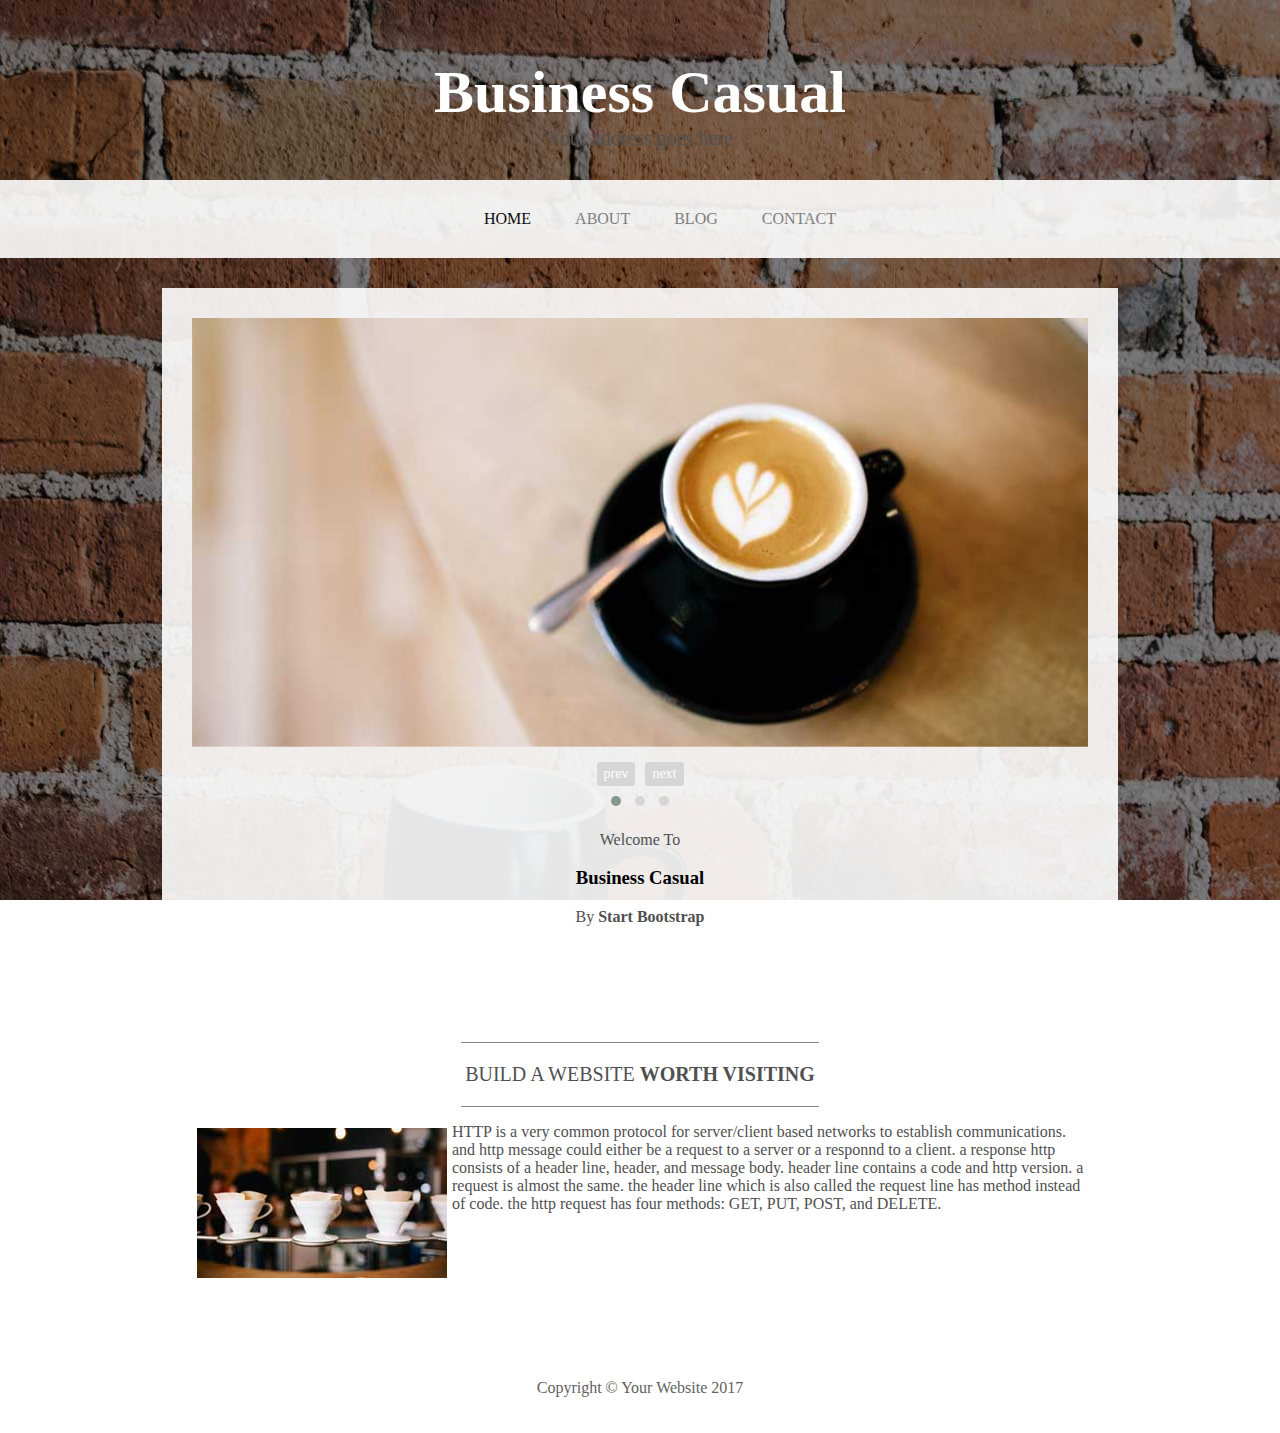
<file: index.html>
<!DOCTYPE html>
<html lang="en">
	<head>
		<title>Business Casual</title>
		<meta name="author" content="Amirmohammad Jalili">
		<meta name="viewport" content="width=device-width, scale = 1">
		<link rel="stylesheet" href="https://cdnjs.cloudflare.com/ajax/libs/font-awesome/4.7.0/css/font-awesome.min.css">
		<link rel="stylesheet" href="OwlCarousel2-2.2.1/dist/assets/owl.carousel.min.css">
		<link rel="stylesheet" href="OwlCarousel2-2.2.1/dist/assets/owl.theme.default.min.css">
		<link rel="stylesheet" href="css/style.css">
		<script src="https://ajax.googleapis.com/ajax/libs/jquery/3.2.1/jquery.min.js"></script>
		<script src="OwlCarousel2-2.2.1/dist/owl.carousel.min.js"></script>
		<script src="script/jq.js"></script>
	</head>
	<body>
		<header>
			<br>
			<h1>Business Casual</h1>
			<p> Your address goes here</p>
		</header>
		<nav>
			<a href="index.html"><span> Business Casual</span></a>
			<ul>
				<li><a style="color:black" href="index.html">HOME</a></li>
				<li><a href="about.html">ABOUT</a></li>
				<li><a href="blog.html">BLOG</a></li>
				<li><a href="contact.html">CONTACT</a></li>
			</ul>
			<button type="button" id="menu-button"><i class="fa fa-list-ul"></i></button>
		</nav>
		<div id="menu-panel">
			<ul>
				<a style="color:black" href="index.html"><li>HOME</li></a>
				<a href="about.html"><li>ABOUT</li></a>
				<a href="blog.html"><li>BLOG</li></a>
				<a href="contact.html"><li>CONTACT</li></a>
			</ul>
		</div>
		<div class="cont" id="carousel">
			<div class="owl-carousel owl-theme">
				<img src="img/slide-1.jpg"></img>
				<img src="img/slide-2.jpg"></img>
				<img src="img/slide-3.jpg"></img>
			</div>
			<p> Welcome To</p>
			<h3> Business Casual</h3>
			<p> By <strong> Start Bootstrap</strong></p>
		</div>		
		<div class="cont">
			<div class="title">
				<hr>
				<p>BUILD A WEBSITE <strong>WORTH VISITING</strong></p>
				<hr>
			</div>
			<p><img src="img/intro-pic.jpg" alt="image not found" align="left" style="margin:5px"></img> HTTP is a very common protocol for server/client based networks to 
			establish communications. and http message could either be a request to a server or a responnd to a client. a response http consists of a header line, header, and message body. header line contains a code and http version. a request is almost the same. the header line which is also called the request line has method instead of code. the http request has four methods: GET, PUT, POST, and DELETE. 
			</p>
		</div>
		<footer>
			<p>Copyright &#169 Your Website 2017</p>
		</footer>
	</body>
</html>
</file>
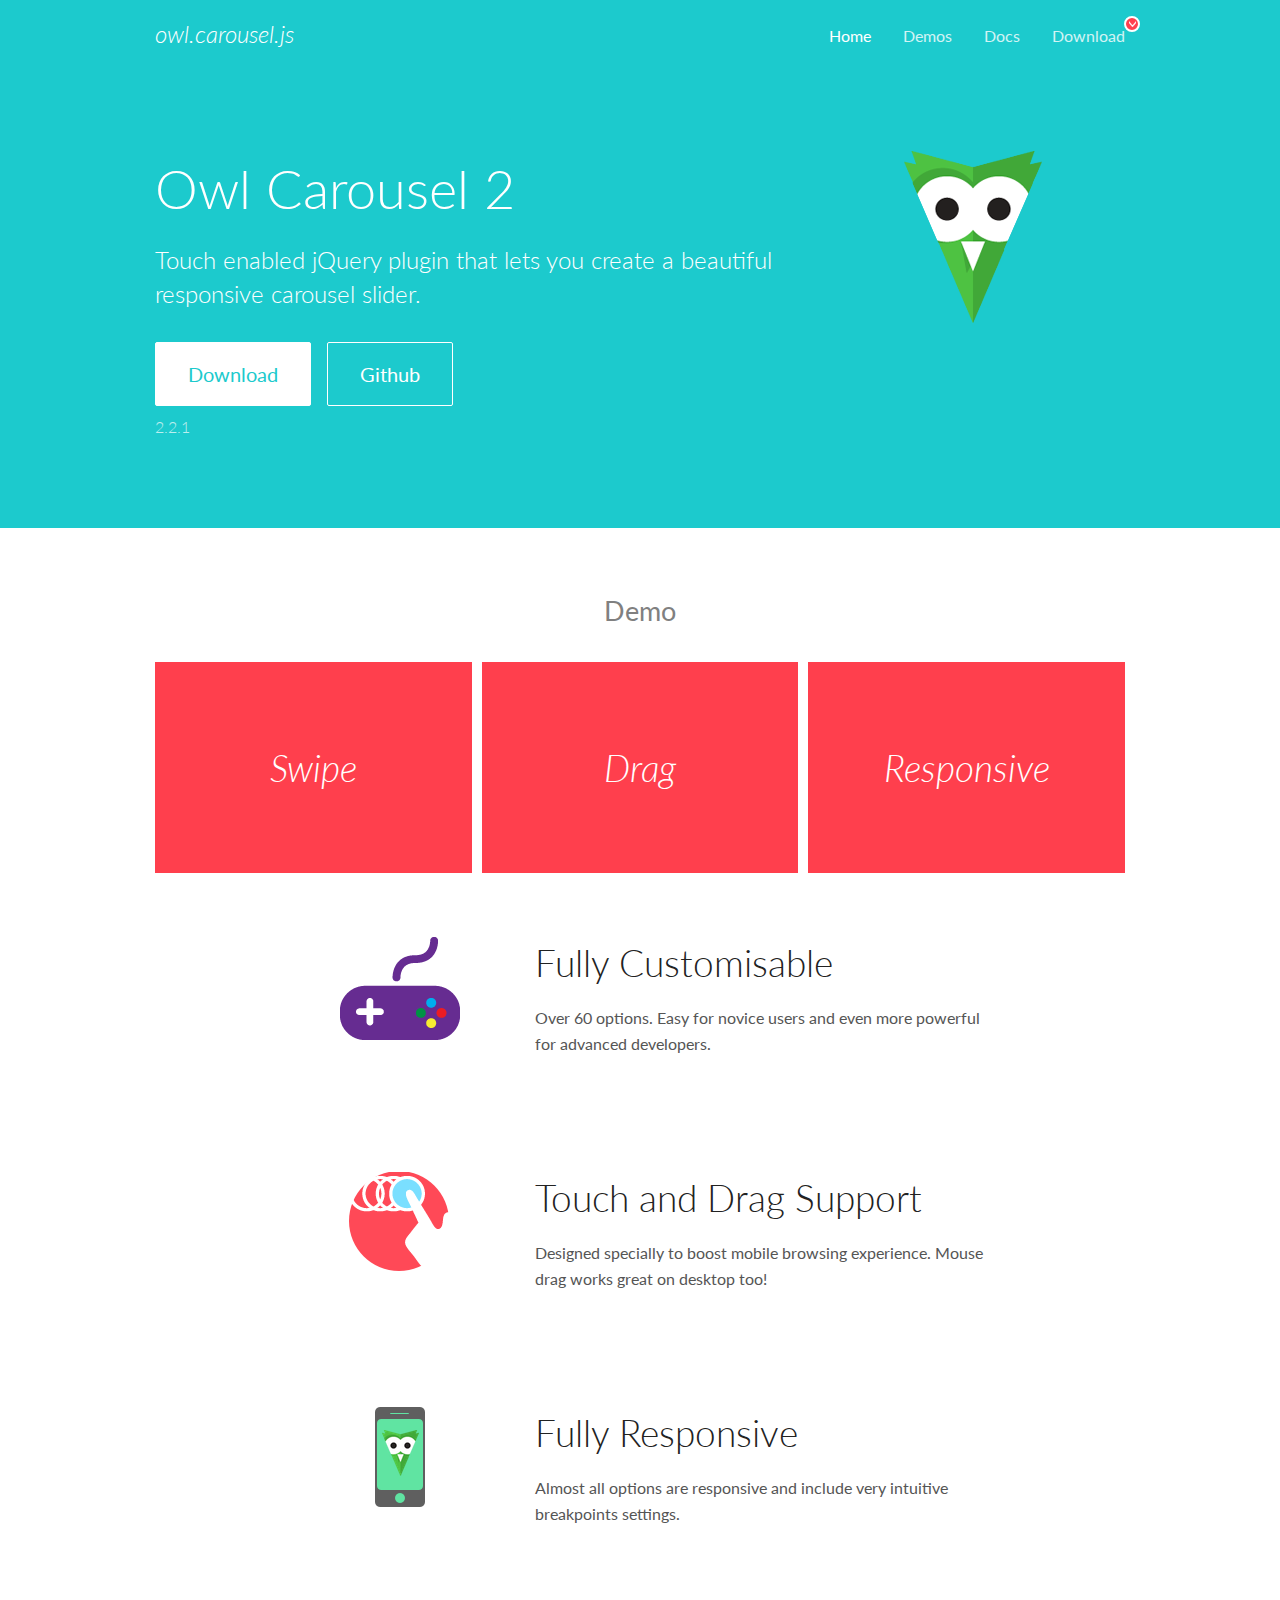
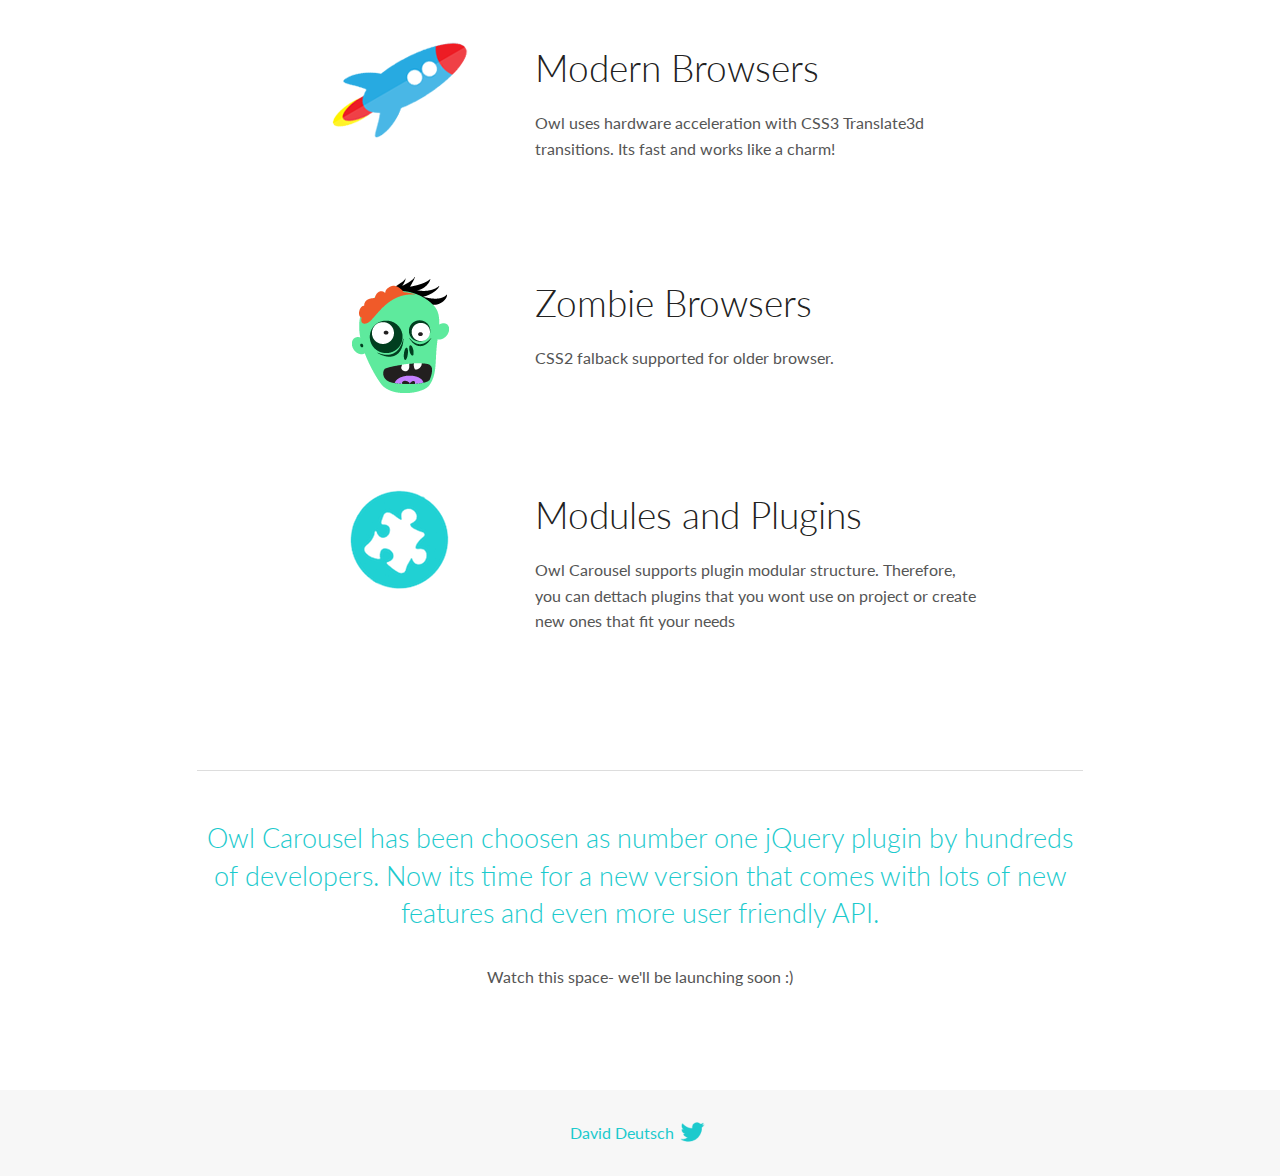
<file: OwlCarousel2-2.2.1/docs/index.html>
<!DOCTYPE html>
<html lang="en">
  <head>

    <!-- head -->
    <meta charset="utf-8">
    <meta name="msapplication-tap-highlight" content="no" />
    <meta name="viewport" content="width=device-width, initial-scale=1.0" />
    <meta name="description" content="Touch enabled jQuery plugin that lets you create beautiful responsive carousel slider.">
    <meta name="author" content="David Deutsch">
    <title>
      Home | Owl Carousel | 2.2.1
    </title>

    <!-- Stylesheets -->
    <link href='https://fonts.googleapis.com/css?family=Lato:300,400,700,400italic,300italic' rel='stylesheet' type='text/css'>
    <link rel="stylesheet" href="assets/css/docs.theme.min.css">

    <!-- Owl Stylesheets -->
    <link rel="stylesheet" href="assets/owlcarousel/assets/owl.carousel.min.css">
    <link rel="stylesheet" href="assets/owlcarousel/assets/owl.theme.default.min.css">

    <!-- HTML5 shim and Respond.js IE8 support of HTML5 elements and media queries -->

    <!--[if lt IE 9]>
      <script src="https://oss.maxcdn.com/libs/html5shiv/3.7.0/html5shiv.js"></script>
      <script src="https://oss.maxcdn.com/libs/respond.js/1.3.0/respond.min.js"></script>
    <![endif]-->

    <!-- Favicons -->
    <link rel="apple-touch-icon-precomposed" sizes="144x144" href="assets/ico/apple-touch-icon-144-precomposed.png">
    <link rel="shortcut icon" href="assets/ico/favicon.png">
    <link rel="shortcut icon" href="favicon.ico">

    <!-- Yeah i know js should not be in header. Its required for demos.-->

    <!-- javascript -->
    <script src="assets/vendors/jquery.min.js"></script>
    <script src="assets/owlcarousel/owl.carousel.js"></script>
  </head>
  <body>

    <!-- header -->
    <header class="header">
      <div class="row">
        <div class="large-12 columns">
          <div class="brand left">
            <h3>
              <a href="/OwlCarousel2/">owl.carousel.js</a> 
            </h3>
          </div>
          <a id="toggle-nav" class="right">
            <span></span> <span></span> <span></span> 
          </a> 
          <div class="nav-bar">
            <ul class="clearfix">
              <li class="active">
                <a href="/OwlCarousel2/index.html">Home</a> 
              </li>
              <li> <a href="/OwlCarousel2/demos/demos.html">Demos</a>  </li>
              <li> <a href="/OwlCarousel2/docs/started-welcome.html">Docs</a>  </li>
              <li>
                <a href="https://github.com/OwlCarousel2/OwlCarousel2/archive/2.2.1.zip">Download</a> 
                <span class="download"></span> 
              </li>
            </ul>
          </div>
        </div>
      </div>
    </header>

    <!-- home panel -->
    <section id="hero">
      <div class="row">
        <div class="large-8 medium-8 columns">
          <h1>Owl Carousel 2</h1>
          <h4>Touch enabled jQuery plugin that lets you create a beautiful responsive carousel slider.</h4>
          <a href="https://github.com/OwlCarousel2/OwlCarousel2/archive/2.2.1.zip" class="hero-button">Download</a> 
          <a href="https://github.com/OwlCarousel2/OwlCarousel2" class="hero-button outline">Github</a> 
          <p>2.2.1</p>
        </div>
        <div class="large-4 medium-4 columns">
          <img class="owl-logo" src="assets/img/owl-logo.png" alt="mr. Owl">
        </div>
      </div>
    </section>

    <!-- body -->
    <div class="home-demo">
      <div class="row">
        <div class="large-12 columns">
          <h3>Demo</h3>
          <div class="owl-carousel">
            <div class="item">
              <h2>Swipe</h2>
            </div>
            <div class="item">
              <h2>Drag</h2>
            </div>
            <div class="item">
              <h2>Responsive</h2>
            </div>
            <div class="item">
              <h2>CSS3</h2>
            </div>
            <div class="item">
              <h2>Fast</h2>
            </div>
            <div class="item">
              <h2>Easy</h2>
            </div>
            <div class="item">
              <h2>Free</h2>
            </div>
            <div class="item">
              <h2>Upgradable</h2>
            </div>
            <div class="item">
              <h2>Tons of options</h2>
            </div>
            <div class="item">
              <h2>Infinity</h2>
            </div>
            <div class="item">
              <h2>Auto Width</h2>
            </div>
          </div>
        </div>
      </div>
    </div>
    <script>
      var owl = $('.owl-carousel');
      owl.owlCarousel({
        margin: 10,
        loop: true,
        responsive: {
          0: {
            items: 1
          },
          600: {
            items: 2
          },
          1000: {
            items: 3
          }
        }
      })
    </script>

    <!-- features -->
    <div id="features">
      <div class="row">
        <div class="small-12 medium-9 small-centered columns">
          <section class="row feature">
            <div class="medium-4 small-12 columns">
              <img src="assets/img/feature-options.png" alt="">
            </div>
            <div class="medium-8 small-12 columns">
              <h2>Fully Customisable</h2>
              <p>Over 60 options. Easy for novice users and even more powerful for advanced developers.</p>
            </div>
          </section>
          <section class="row feature">
            <div class="medium-4 small-12 columns">
              <img src="assets/img/feature-drag.png" alt="">
            </div>
            <div class="medium-8 small-12 columns">
              <h2>Touch and Drag Support</h2>
              <p>Designed specially to boost mobile browsing experience. Mouse drag works great on desktop too!</p>
            </div>
          </section>
          <section class="row feature">
            <div class="medium-4 small-12 columns">
              <img src="assets/img/feature-responsive.png" alt="">
            </div>
            <div class="medium-8 small-12 columns">
              <h2>Fully Responsive</h2>
              <p>Almost all options are responsive and include very intuitive breakpoints settings.</p>
            </div>
          </section>
          <section class="row feature">
            <div class="medium-4 small-12 columns">
              <img src="assets/img/feature-modern.png" alt="">
            </div>
            <div class="medium-8 small-12 columns">
              <h2>Modern Browsers</h2>
              <p>Owl uses hardware acceleration with CSS3 Translate3d transitions. Its fast and works like a charm! </p>
            </div>
          </section>
          <section class="row feature">
            <div class="medium-4 small-12 columns">
              <img src="assets/img/feature-zombie.png" alt="">
            </div>
            <div class="medium-8 small-12 columns">
              <h2>Zombie Browsers</h2>
              <p>CSS2 falback supported for older browser.</p>
            </div>
          </section>
          <section class="row feature">
            <div class="medium-4 small-12 columns">
              <img src="assets/img/feature-module.png" alt="">
            </div>
            <div class="medium-8 small-12 columns">
              <h2>Modules and Plugins</h2>
              <p>Owl Carousel supports plugin modular structure. Therefore, you can dettach plugins that you wont use on project or create new ones that fit your needs</p>
            </div>
          </section>
        </div>
      </div>
    </div>

    <!-- footer -->
    <section id="teaser-text">
      <div class="row">
        <div class="small-12 medium-11 small-centered columns">
          <hr>
          <h3 id="owl-carousel-has-been-choosen-as-number-one-jquery-plugin-by-hundreds-of-developers-now-its-time-for-a-new-version-that-comes-with-lots-of-new-features-and-even-more-user-friendly-api-">Owl Carousel has been choosen as number one jQuery plugin by hundreds of developers. Now its time for a new version that comes with lots of new features and even more user friendly API.</h3>
          <p>Watch this space- we&#39;ll be launching soon :)</p>
        </div>
      </div>
    </section>

    <!-- footer -->
    <footer class="footer">
      <div class="row">
        <div class="large-12 columns">
          <h5>
            <a href="/OwlCarousel2/docs/support-contact.html">David Deutsch</a> 
            <a id="custom-tweet-button" href="https://twitter.com/share?url=https://github.com/OwlCarousel2/OwlCarousel2&text=Owl Carousel - This is so awesome! " target="_blank"></a> 
          </h5>
        </div>
      </div>
    </footer>

    <!-- vendors -->
    <script src="assets/vendors/highlight.js"></script>
    <script src="assets/js/app.js"></script>
  </body>
</html>
</file>
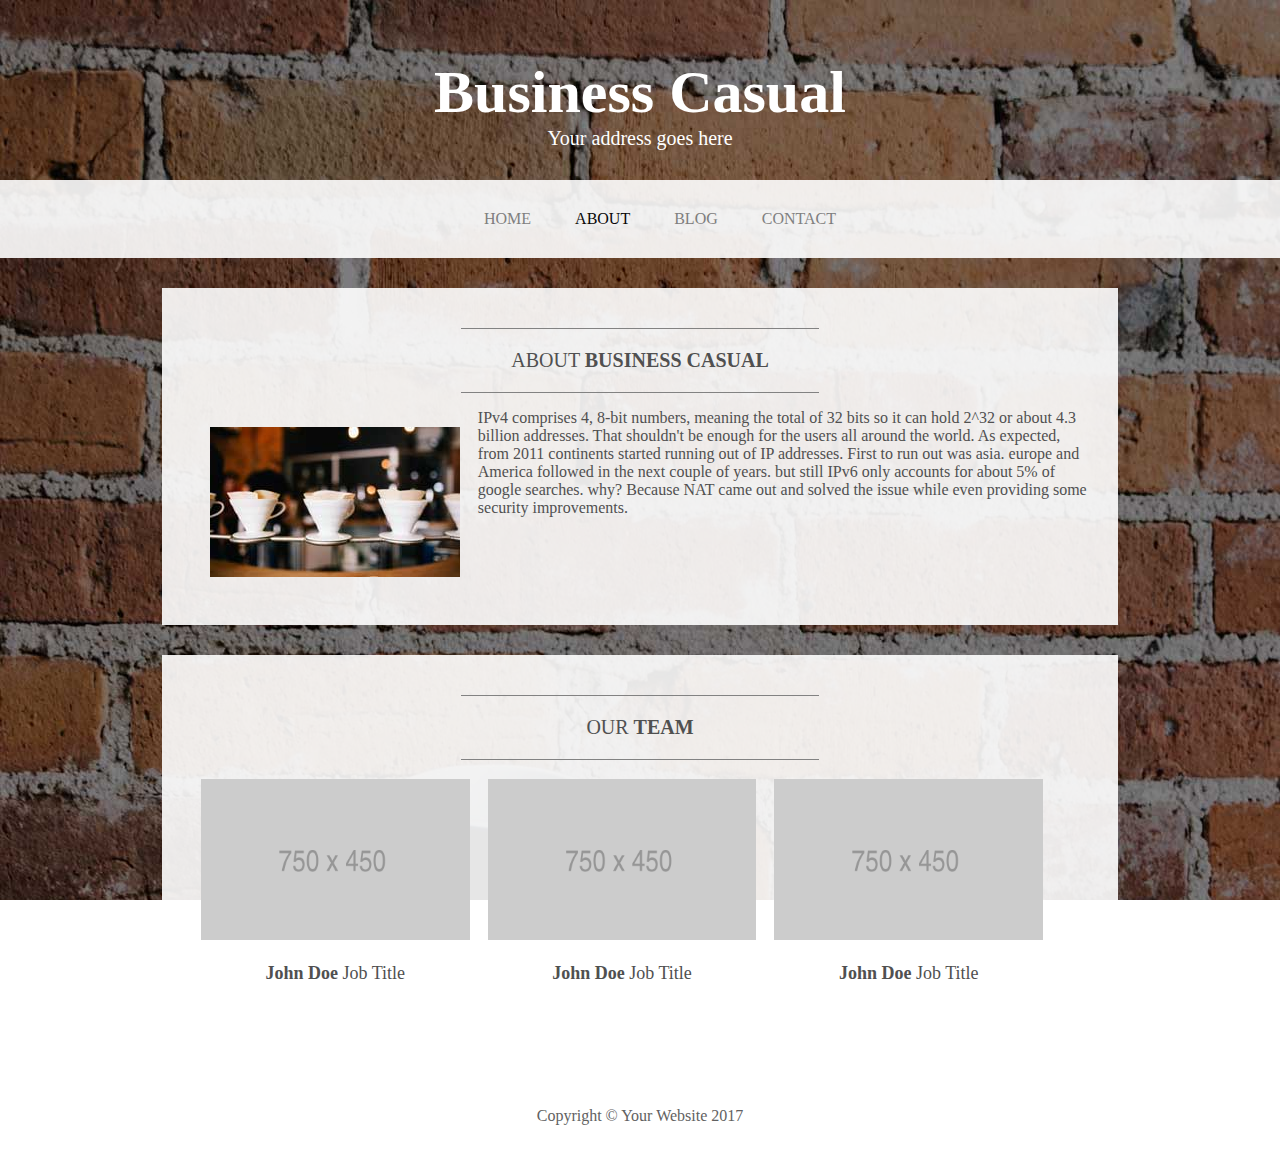
<file: about.html>
<!DOCTYPE html>
<html lang="en">
	<head>
		<title>Business Casual</title>
		<meta name="author" content="Amirmohammad Jalili">
		<meta name="viewport" content="width=device-width, scale = 1">
		<link rel="stylesheet" href="https://cdnjs.cloudflare.com/ajax/libs/font-awesome/4.7.0/css/font-awesome.min.css">
		<link rel="stylesheet" href="OwlCarousel2-2.2.1/dist/assets/owl.carousel.min.css">
		<link rel="stylesheet" href="OwlCarousel2-2.2.1/dist/assets/owl.theme.default.min.css">
		<link rel="stylesheet" href="css/style.css">
		<script src="https://ajax.googleapis.com/ajax/libs/jquery/3.2.1/jquery.min.js"></script>
		<script src="OwlCarousel2-2.2.1/dist/owl.carousel.min.js"></script>
		<script src="script/jq.js"></script>
	</head>
	<body>
		<header>
			<br>
			<h1>Business Casual</h1>
			<p style="color:white">Your address goes here</p>
		</header>
		<nav>
			<a href="index.html"><span> Business Casual</span></a>
			<ul>
				<li><a href="index.html">HOME</a></li>
				<li><a style="color:black" href="about.html">ABOUT</a></li>
				<li><a href="blog.html">BLOG</a></li>
				<li><a href="contact.html">CONTACT</a></li>
			</ul>
			<button type="button" id="menu-button"><i class="fa fa-list-ul"></i></button>
		</nav>
		<div id="menu-panel">
			<ul>
				<a href="index.html"><li>HOME</li></a>
				<a style="color:black" href="about.html"><li>ABOUT</li></a>
				<a href="blog.html"><li>BLOG</li></a>
				<a href="contact.html"><li>CONTACT</li></a>
			</ul>
		</div>
		<div class="cont">
			<div class="title">
				<hr>
				<p>ABOUT <strong>BUSINESS CASUAL</strong></p>
				<hr>
			</div>
			<p><img src="img/intro-pic.jpg" alt="image not found" align="left" style="margin:2%"></img> IPv4 comprises 4, 8-bit numbers, meaning the total of 32 bits so it can hold 2^32 or about 4.3 billion addresses. That shouldn't be enough for the users all around the world. As expected, from 2011 continents started running out of IP addresses. First to run out was asia. europe and America followed in the next couple of years. but still IPv6 only accounts for about 5% of google searches. why? Because NAT came out and solved the issue while even providing some security improvements.
			</p>
		</div>
		<div class="cont">
			<div class="title">
				<hr>
				<p> OUR <strong>TEAM</strong></p>
				<hr>
			</div>
			<div class="image-with-cap">
				<img src="img/anon.png" alt="image not found"></img>
				<p> <strong>John Doe</strong> Job Title</p>
			</div>
			<div class="image-with-cap">
				<img src="img/anon.png" alt="image not found"></img>
				<p> <strong>John Doe</strong> Job Title</p>
			</div>
			<div class="image-with-cap">
				<img src="img/anon.png" alt="image not found"></img>
				<p> <strong>John Doe</strong> Job Title</p>
			</div>
		</div>
		<footer>
			<p>Copyright &#169 Your Website 2017</p>
		</footer>
	</body>
</html>
</file>
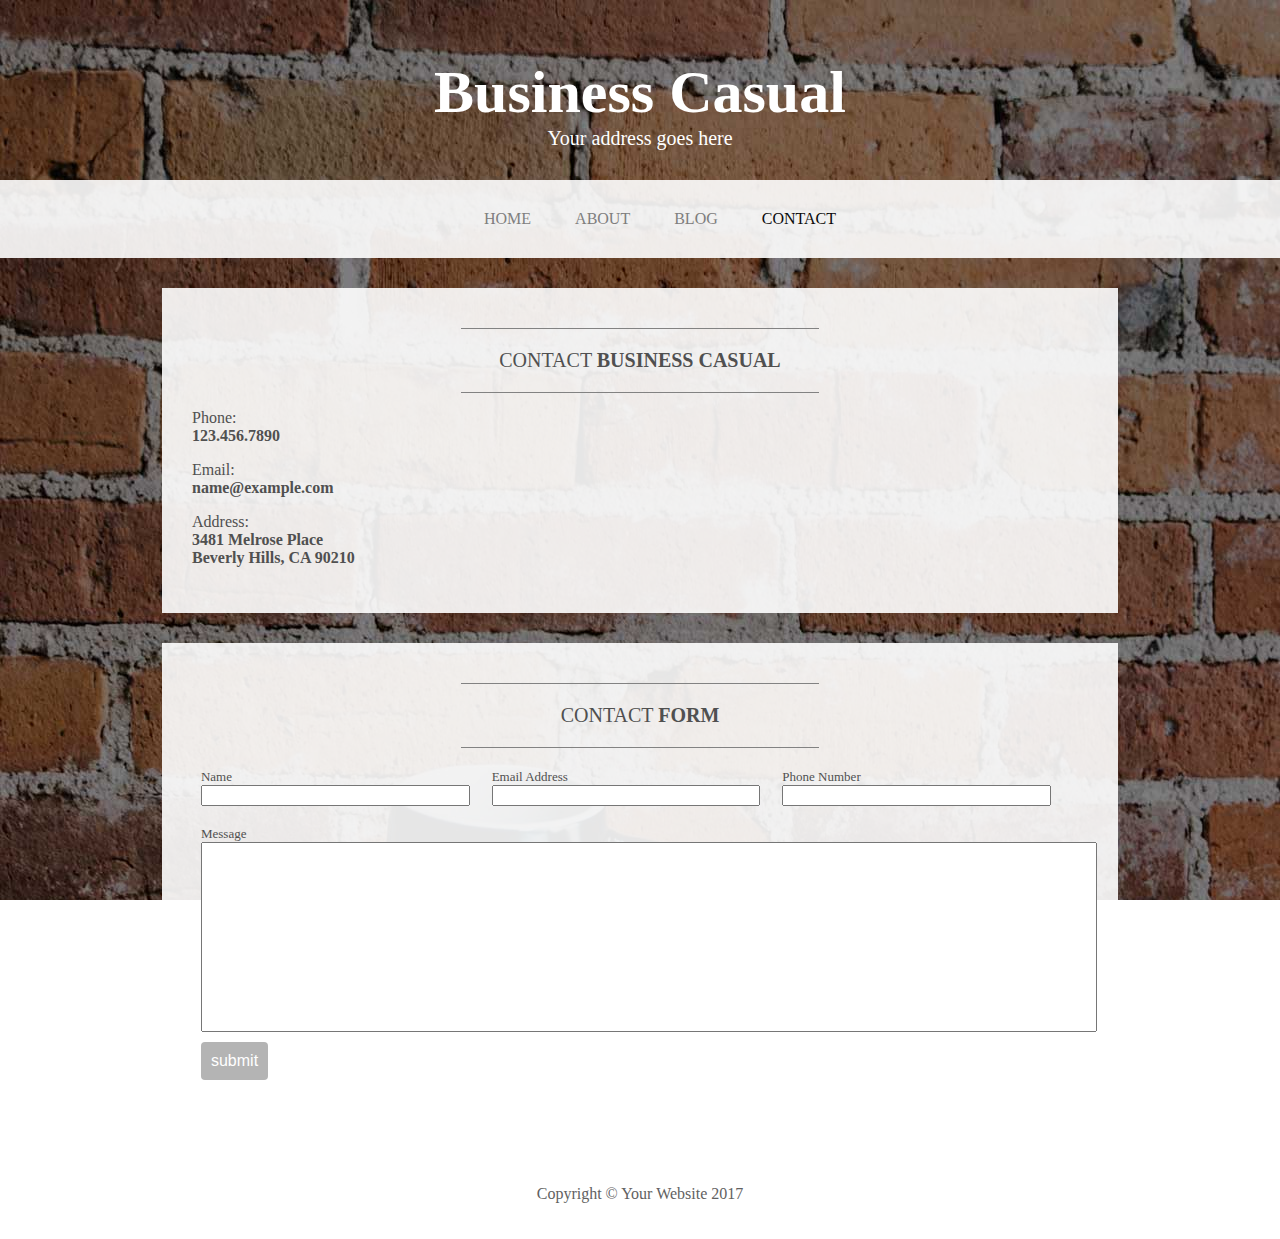
<file: contact.html>
<!DOCTYPE html>
<html lang="en">
	<head>
		<title>Business Casual</title>
		<meta name="author" content="Amirmohammad Jalili">
		<meta name="viewport" content="width=device-width, scale = 1">
		<link rel="stylesheet" href="https://cdnjs.cloudflare.com/ajax/libs/font-awesome/4.7.0/css/font-awesome.min.css">
		<link rel="stylesheet" href="OwlCarousel2-2.2.1/dist/assets/owl.carousel.min.css">
		<link rel="stylesheet" href="OwlCarousel2-2.2.1/dist/assets/owl.theme.default.min.css">
		<link rel="stylesheet" href="css/style.css">
		<script src="https://ajax.googleapis.com/ajax/libs/jquery/3.2.1/jquery.min.js"></script>
		<script src="OwlCarousel2-2.2.1/dist/owl.carousel.min.js"></script>
		<script src="script/jq.js"></script>
	</head>
	<body>
		<header>
			<br>
			<h1>Business Casual</h1>
			<p style="color:white">Your address goes here</p>
		</header>
		<nav>
			<a href="index.html"><span> Business Casual</span></a>
			<ul>
				<li><a href="index.html">HOME</a></li>
				<li><a href="about.html">ABOUT</a></li>
				<li><a href="blog.html">BLOG</a></li>
				<li><a style="color:black" href="contact.html">CONTACT</a></li>
			</ul>
			<button type="button" id="menu-button"><i class="fa fa-list-ul"></i></button>
		</nav>
		<div id="menu-panel">
			<ul>
				<a href="index.html"><li>HOME</li></a>
				<a href="about.html"><li>ABOUT</li></a>
				<a href="blog.html"><li>BLOG</li></a>
				<a style="color:black" href="contact.html"><li>CONTACT</li></a>
			</ul>
		</div>
		<div class="cont">
			<div class="title">
				<hr>
				<p>CONTACT <strong>BUSINESS CASUAL</strong></p>
				<hr>
			</div>
			<p>Phone:<br><strong>123.456.7890</strong></p>
			<p>Email:<br><strong>name@example.com</strong></p>
			<p>Address:<br><strong>3481 Melrose Place<br>Beverly Hills, CA 90210</strong></p> 
		</div>
		<div class="cont">
			<div class="title">
				<hr>
				<p>CONTACT <strong>FORM</strong></p>
				<hr>
			</div>
			<form id="f">
				<div class="input">
					<label for="Name">Name</label><br>
					<input type="text" id="Name" name="name">
				</div>
				<div class="input">
					<label for="Email">Email Address</label><br>
					<input type="email" id="Email" name="email">
				</div>
				<div class="input">
					<label for="Phone">Phone Number</label><br>
					<input type="number" id="Phone" name="phone">
				</div>
				<div class="input" id="msg-div">
					<label for="Message">Message</label><br>
					<input type="text" id="Message" name="message">
				</div>
				<div class="input" style="width:100%">
					<button type="submit" form="f">submit</button>
				</div>
			</form>
		</div>
		<footer>
		<p>Copyright &#169 Your Website 2017</p>
		</footer>
	</body>
</html>
</file>
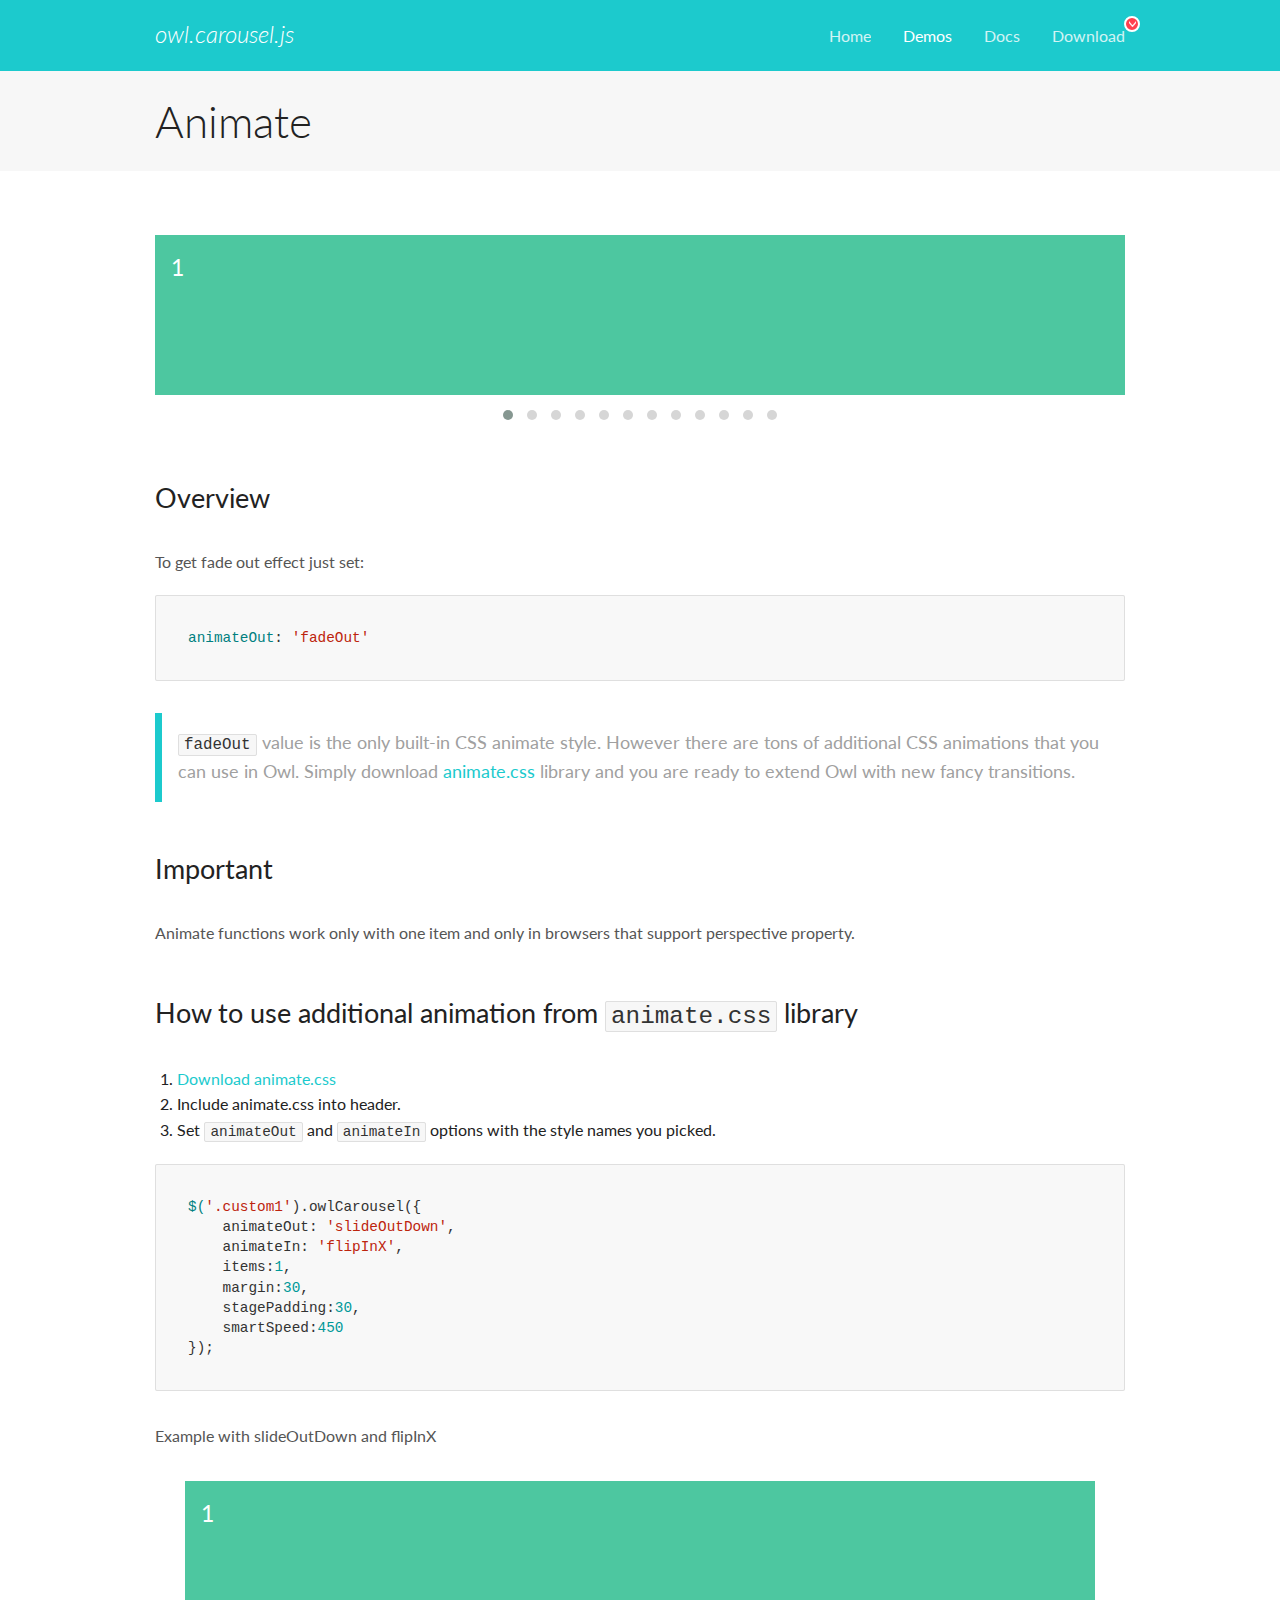
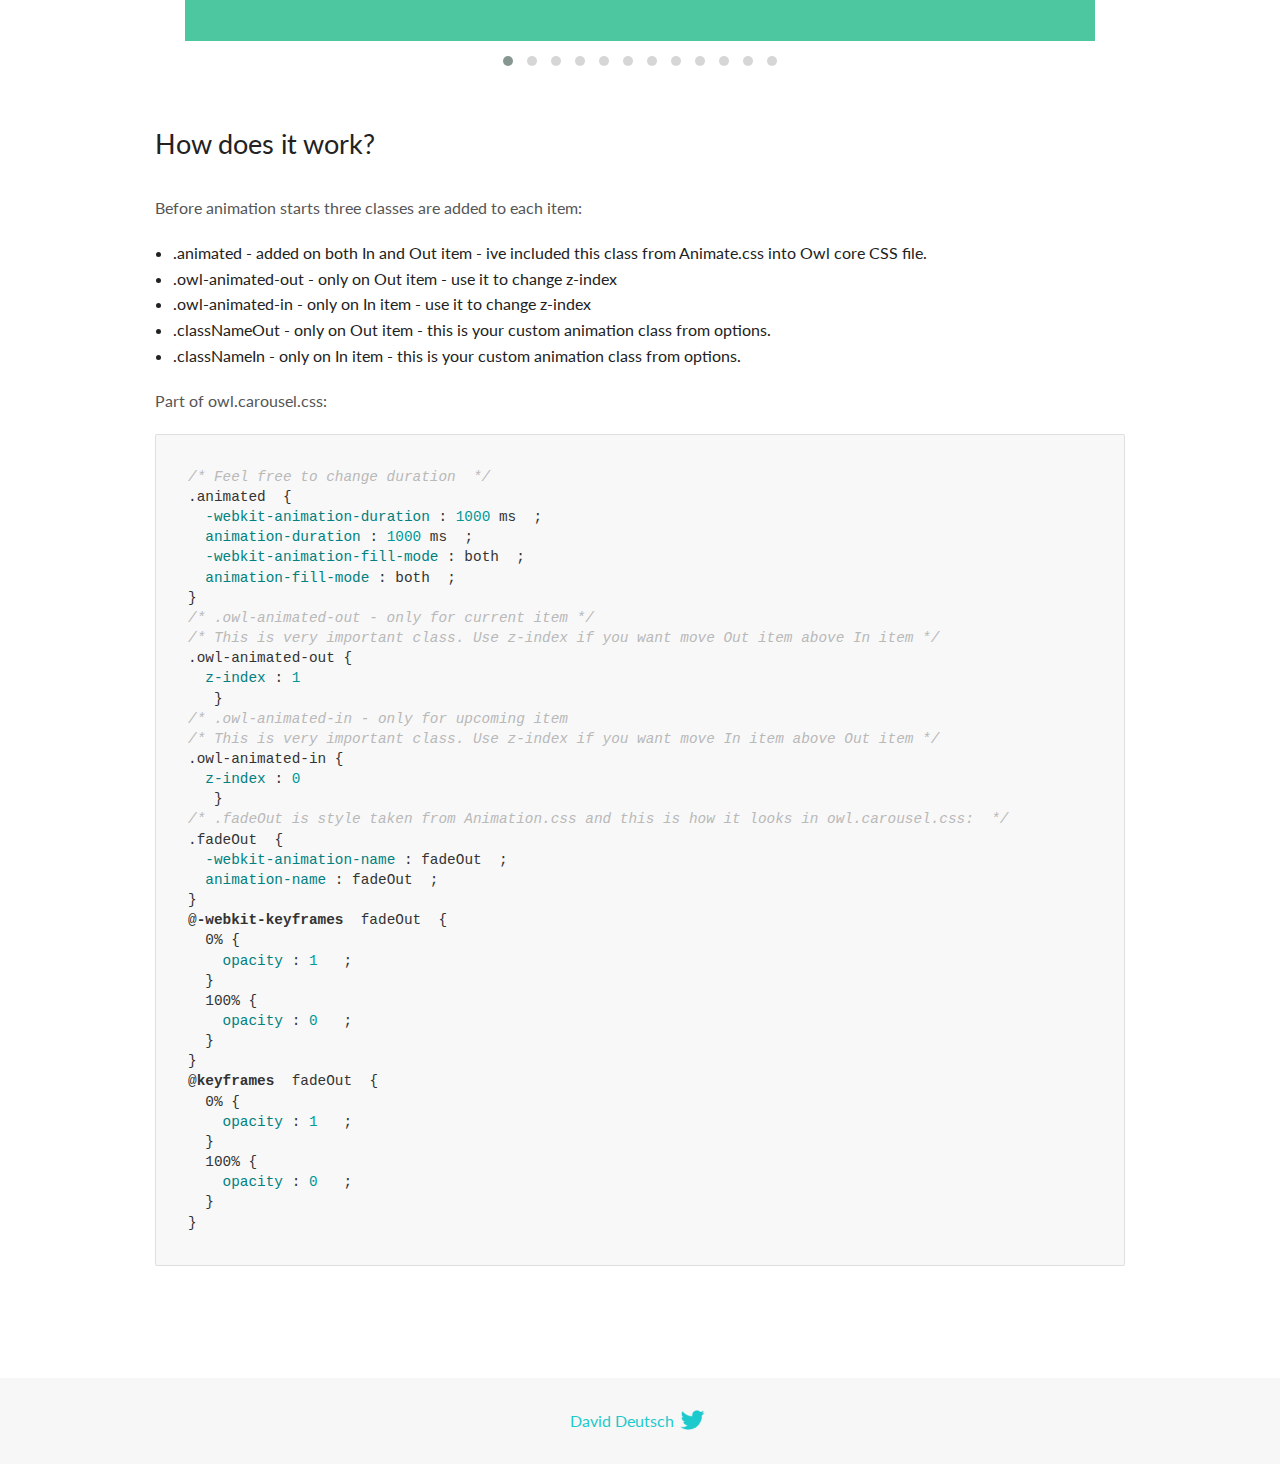
<file: OwlCarousel2-2.2.1/docs/demos/animate.html>
<!DOCTYPE html>
<html lang="en">
  <head>

    <!-- head -->
    <meta charset="utf-8">
    <meta name="msapplication-tap-highlight" content="no" />
    <meta name="viewport" content="width=device-width, initial-scale=1.0" />
    <meta name="description" content="Animate carousel">
    <meta name="author" content="David Deutsch">
    <title>
      Animate Demo | Owl Carousel | 2.2.1
    </title>

    <!-- Stylesheets -->
    <link href='https://fonts.googleapis.com/css?family=Lato:300,400,700,400italic,300italic' rel='stylesheet' type='text/css'>
    <link rel="stylesheet" href="../assets/css/docs.theme.min.css">

    <!-- Owl Stylesheets -->
    <link rel="stylesheet" href="../assets/owlcarousel/assets/owl.carousel.min.css">
    <link rel="stylesheet" href="../assets/owlcarousel/assets/owl.theme.default.min.css">

    <!-- HTML5 shim and Respond.js IE8 support of HTML5 elements and media queries -->

    <!--[if lt IE 9]>
      <script src="https://oss.maxcdn.com/libs/html5shiv/3.7.0/html5shiv.js"></script>
      <script src="https://oss.maxcdn.com/libs/respond.js/1.3.0/respond.min.js"></script>
    <![endif]-->

    <!-- Favicons -->
    <link rel="apple-touch-icon-precomposed" sizes="144x144" href="../assets/ico/apple-touch-icon-144-precomposed.png">
    <link rel="shortcut icon" href="../assets/ico/favicon.png">
    <link rel="shortcut icon" href="favicon.ico">

    <!-- Yeah i know js should not be in header. Its required for demos.-->

    <!-- javascript -->
    <script src="../assets/vendors/jquery.min.js"></script>
    <script src="../assets/owlcarousel/owl.carousel.js"></script>
  </head>
  <body>

    <!-- header -->
    <header class="header">
      <div class="row">
        <div class="large-12 columns">
          <div class="brand left">
            <h3>
              <a href="/OwlCarousel2/">owl.carousel.js</a> 
            </h3>
          </div>
          <a id="toggle-nav" class="right">
            <span></span> <span></span> <span></span> 
          </a> 
          <div class="nav-bar">
            <ul class="clearfix">
              <li> <a href="/OwlCarousel2/index.html">Home</a>  </li>
              <li class="active">
                <a href="/OwlCarousel2/demos/demos.html">Demos</a> 
              </li>
              <li> <a href="/OwlCarousel2/docs/started-welcome.html">Docs</a>  </li>
              <li>
                <a href="https://github.com/OwlCarousel2/OwlCarousel2/archive/2.2.1.zip">Download</a> 
                <span class="download"></span> 
              </li>
            </ul>
          </div>
        </div>
      </div>
    </header>

    <!-- title -->
    <section class="title">
      <div class="row">
        <div class="large-12 columns">
          <h1>Animate</h1>
        </div>
      </div>
    </section>

    <!--  Demos -->
    <section id="demos">
      <div class="row">
        <div class="large-12 columns">
          <div class="fadeOut owl-carousel owl-theme">
            <div class="item">
              <h4>1</h4>
            </div>
            <div class="item">
              <h4>2</h4>
            </div>
            <div class="item">
              <h4>3</h4>
            </div>
            <div class="item">
              <h4>4</h4>
            </div>
            <div class="item">
              <h4>5</h4>
            </div>
            <div class="item">
              <h4>6</h4>
            </div>
            <div class="item">
              <h4>7</h4>
            </div>
            <div class="item">
              <h4>8</h4>
            </div>
            <div class="item">
              <h4>9</h4>
            </div>
            <div class="item">
              <h4>10</h4>
            </div>
            <div class="item">
              <h4>11</h4>
            </div>
            <div class="item">
              <h4>12</h4>
            </div>
          </div>
          <h3 id="overview">Overview</h3>
          <p>To get fade out effect just set:</p>
          <pre><code>animateOut: &#39;fadeOut&#39;</code></pre>
          <blockquote>
            <p><code>fadeOut</code> value is the only built-in CSS animate style. However there are tons of additional CSS animations that you can use in Owl. Simply download
              <a href="https://daneden.github.io/animate.css/">animate.css</a>  library and you are ready to extend Owl with new fancy transitions.</p>
          </blockquote>
          <h3 id="important">Important</h3>
          <p>Animate functions work only with one item and only in browsers that support perspective property.</p>
          <h3 id="how-to-use-additional-animation-from-animate-css-library">How to use additional animation from <code>animate.css</code> library</h3>
          <ol>
            <li> <a href="https://daneden.github.io/animate.css/">Download animate.css</a>  </li>
            <li>Include animate.css into header.</li>
            <li>Set <code>animateOut</code> and <code>animateIn</code> options with the style names you picked.</li>
          </ol>
          <pre><code>$(&#39;.custom1&#39;).owlCarousel({
    animateOut: &#39;slideOutDown&#39;,
    animateIn: &#39;flipInX&#39;,
    items:1,
    margin:30,
    stagePadding:30,
    smartSpeed:450
});</code></pre>
          <p>Example with slideOutDown and flipInX</p>
          <div class="custom1 owl-carousel owl-theme">
            <div class="item">
              <h4>1</h4>
            </div>
            <div class="item">
              <h4>2</h4>
            </div>
            <div class="item">
              <h4>3</h4>
            </div>
            <div class="item">
              <h4>4</h4>
            </div>
            <div class="item">
              <h4>5</h4>
            </div>
            <div class="item">
              <h4>6</h4>
            </div>
            <div class="item">
              <h4>7</h4>
            </div>
            <div class="item">
              <h4>8</h4>
            </div>
            <div class="item">
              <h4>9</h4>
            </div>
            <div class="item">
              <h4>10</h4>
            </div>
            <div class="item">
              <h4>11</h4>
            </div>
            <div class="item">
              <h4>12</h4>
            </div>
          </div>
          <h3 id="how-does-it-work-">How does it work?</h3>
          <p>Before animation starts three classes are added to each item:</p>
          <ul>
            <li>.animated - added on both In and Out item - ive included this class from Animate.css into Owl core CSS file.</li>
            <li>.owl-animated-out - only on Out item - use it to change z-index</li>
            <li>.owl-animated-in - only on In item - use it to change z-index</li>
            <li>.classNameOut - only on Out item - this is your custom animation class from options.</li>
            <li>.classNameIn - only on In item - this is your custom animation class from options.</li>
          </ul>
          <p>Part of owl.carousel.css:</p>
          <pre><code class="language-css"><span class="comment">/* Feel free to change duration  */</span> 
<span class="class">.animated</span>  <span class="rules">{
  <span class="rule"><span class="attribute">-webkit-animation-duration</span> :<span class="value"> <span class="number">1000</span> ms</span> </span> ;
  <span class="rule"><span class="attribute">animation-duration</span> :<span class="value"> <span class="number">1000</span> ms</span> </span> ;
  <span class="rule"><span class="attribute">-webkit-animation-fill-mode</span> :<span class="value"> both</span> </span> ;
  <span class="rule"><span class="attribute">animation-fill-mode</span> :<span class="value"> both</span> </span> ;
<span class="rule">}</span> </span> 
<span class="comment">/* .owl-animated-out - only for current item */</span> 
<span class="comment">/* This is very important class. Use z-index if you want move Out item above In item */</span> 
<span class="class">.owl-animated-out</span> <span class="rules">{
  <span class="rule"><span class="attribute">z-index</span> :<span class="value"> <span class="number">1</span> 
</span> </span> </span> }
<span class="comment">/* .owl-animated-in - only for upcoming item
/* This is very important class. Use z-index if you want move In item above Out item */</span> 
<span class="class">.owl-animated-in</span> <span class="rules">{
  <span class="rule"><span class="attribute">z-index</span> :<span class="value"> <span class="number">0</span> 
</span> </span> </span> }
<span class="comment">/* .fadeOut is style taken from Animation.css and this is how it looks in owl.carousel.css:  */</span> 
<span class="class">.fadeOut</span>  <span class="rules">{
  <span class="rule"><span class="attribute">-webkit-animation-name</span> :<span class="value"> fadeOut</span> </span> ;
  <span class="rule"><span class="attribute">animation-name</span> :<span class="value"> fadeOut</span> </span> ;
<span class="rule">}</span> </span> 
<span class="at_rule">@<span class="keyword">-webkit-keyframes</span>  fadeOut </span> {
  0% <span class="rules">{
    <span class="rule"><span class="attribute">opacity</span> :<span class="value"> <span class="number">1</span> </span> </span> ;
  <span class="rule">}</span> </span> 
  100% <span class="rules">{
    <span class="rule"><span class="attribute">opacity</span> :<span class="value"> <span class="number">0</span> </span> </span> ;
  <span class="rule">}</span> </span> 
}
<span class="at_rule">@<span class="keyword">keyframes</span>  fadeOut </span> {
  0% <span class="rules">{
    <span class="rule"><span class="attribute">opacity</span> :<span class="value"> <span class="number">1</span> </span> </span> ;
  <span class="rule">}</span> </span> 
  100% <span class="rules">{
    <span class="rule"><span class="attribute">opacity</span> :<span class="value"> <span class="number">0</span> </span> </span> ;
  <span class="rule">}</span> </span> 
}</code></pre>
          <link rel="stylesheet" href="../assets/css/animate.css">
          <script>
            jQuery(document).ready(function($) {
              $('.fadeOut').owlCarousel({
                items: 1,
                animateOut: 'fadeOut',
                loop: true,
                margin: 10,
              });
              $('.custom1').owlCarousel({
                animateOut: 'slideOutDown',
                animateIn: 'flipInX',
                items: 1,
                margin: 30,
                stagePadding: 30,
                smartSpeed: 450
              });
            });
          </script>
        </div>
      </div>
    </section>

    <!-- footer -->
    <footer class="footer">
      <div class="row">
        <div class="large-12 columns">
          <h5>
            <a href="/OwlCarousel2/docs/support-contact.html">David Deutsch</a> 
            <a id="custom-tweet-button" href="https://twitter.com/share?url=https://github.com/OwlCarousel2/OwlCarousel2&text=Owl Carousel - This is so awesome! " target="_blank"></a> 
          </h5>
        </div>
      </div>
    </footer>

    <!-- vendors -->
    <script src="../assets/vendors/highlight.js"></script>
    <script src="../assets/js/app.js"></script>
  </body>
</html>
</file>
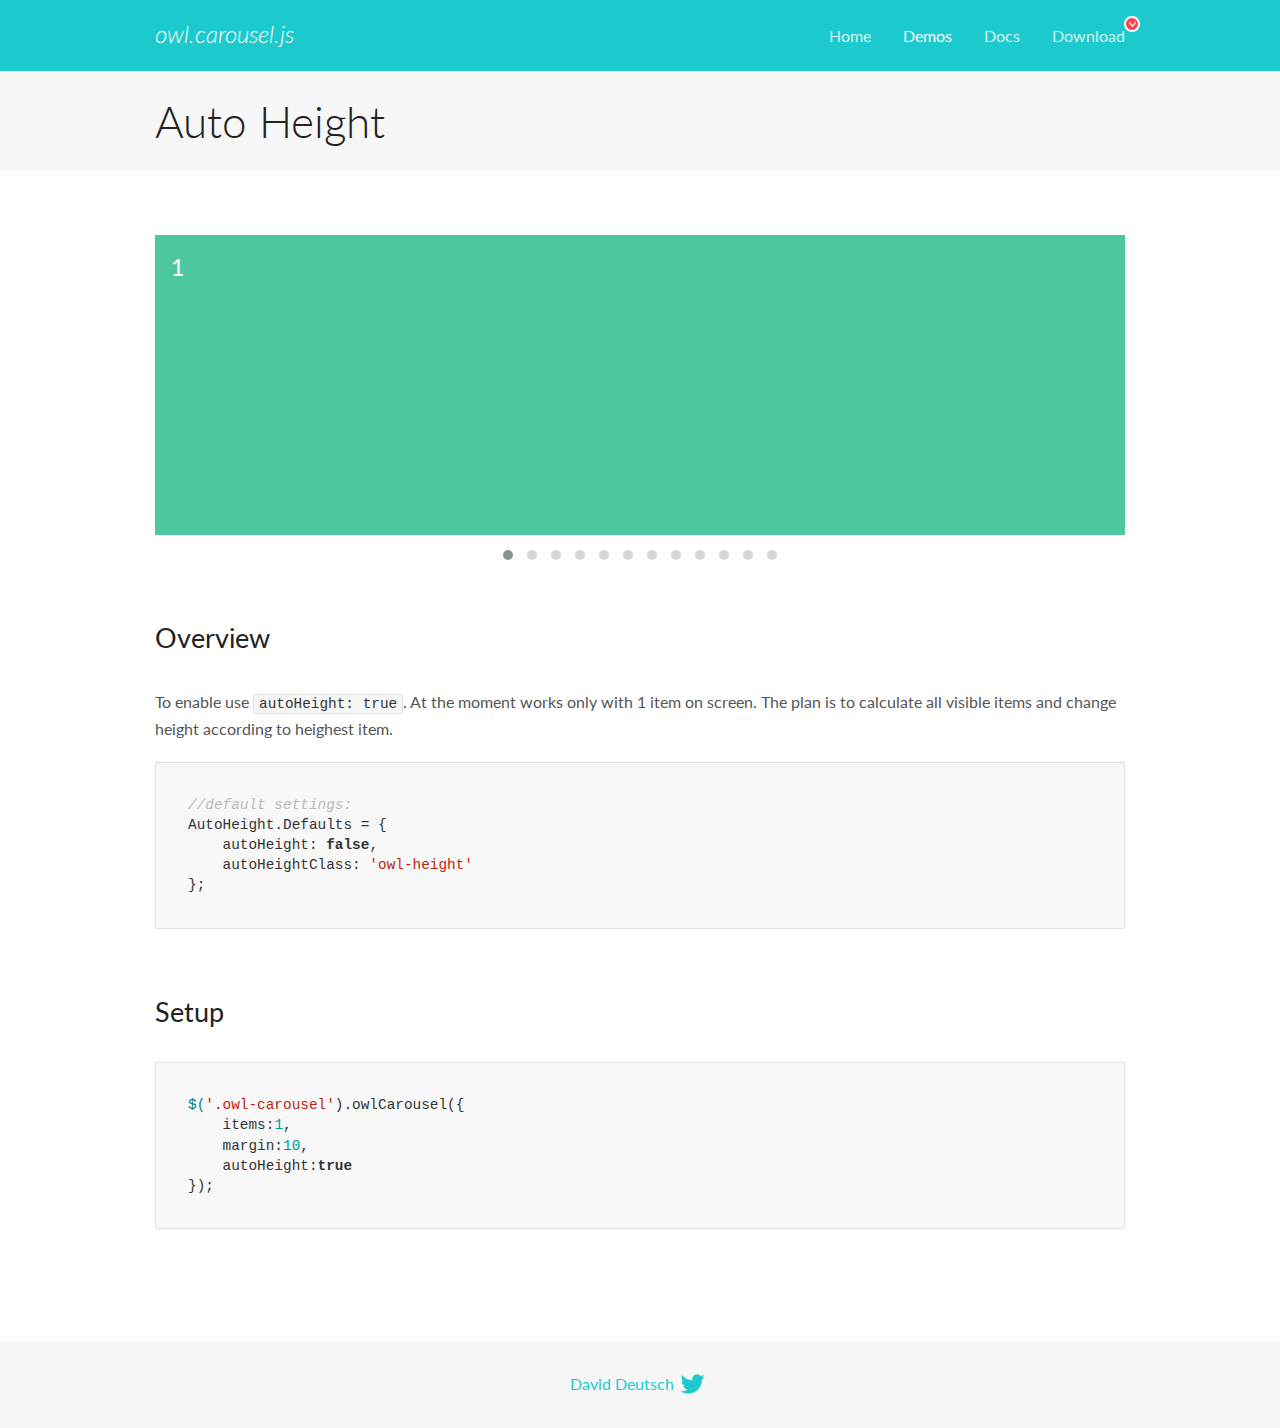
<file: OwlCarousel2-2.2.1/docs/demos/autoheight.html>
<!DOCTYPE html>
<html lang="en">
  <head>

    <!-- head -->
    <meta charset="utf-8">
    <meta name="msapplication-tap-highlight" content="no" />
    <meta name="viewport" content="width=device-width, initial-scale=1.0" />
    <meta name="description" content="autoHeight usage demo">
    <meta name="author" content="David Deutsch">
    <title>
      Auto Height Demo | Owl Carousel | 2.2.1
    </title>

    <!-- Stylesheets -->
    <link href='https://fonts.googleapis.com/css?family=Lato:300,400,700,400italic,300italic' rel='stylesheet' type='text/css'>
    <link rel="stylesheet" href="../assets/css/docs.theme.min.css">

    <!-- Owl Stylesheets -->
    <link rel="stylesheet" href="../assets/owlcarousel/assets/owl.carousel.min.css">
    <link rel="stylesheet" href="../assets/owlcarousel/assets/owl.theme.default.min.css">

    <!-- HTML5 shim and Respond.js IE8 support of HTML5 elements and media queries -->

    <!--[if lt IE 9]>
      <script src="https://oss.maxcdn.com/libs/html5shiv/3.7.0/html5shiv.js"></script>
      <script src="https://oss.maxcdn.com/libs/respond.js/1.3.0/respond.min.js"></script>
    <![endif]-->

    <!-- Favicons -->
    <link rel="apple-touch-icon-precomposed" sizes="144x144" href="../assets/ico/apple-touch-icon-144-precomposed.png">
    <link rel="shortcut icon" href="../assets/ico/favicon.png">
    <link rel="shortcut icon" href="favicon.ico">

    <!-- Yeah i know js should not be in header. Its required for demos.-->

    <!-- javascript -->
    <script src="../assets/vendors/jquery.min.js"></script>
    <script src="../assets/owlcarousel/owl.carousel.js"></script>
  </head>
  <body>

    <!-- header -->
    <header class="header">
      <div class="row">
        <div class="large-12 columns">
          <div class="brand left">
            <h3>
              <a href="/OwlCarousel2/">owl.carousel.js</a> 
            </h3>
          </div>
          <a id="toggle-nav" class="right">
            <span></span> <span></span> <span></span> 
          </a> 
          <div class="nav-bar">
            <ul class="clearfix">
              <li> <a href="/OwlCarousel2/index.html">Home</a>  </li>
              <li class="active">
                <a href="/OwlCarousel2/demos/demos.html">Demos</a> 
              </li>
              <li> <a href="/OwlCarousel2/docs/started-welcome.html">Docs</a>  </li>
              <li>
                <a href="https://github.com/OwlCarousel2/OwlCarousel2/archive/2.2.1.zip">Download</a> 
                <span class="download"></span> 
              </li>
            </ul>
          </div>
        </div>
      </div>
    </header>

    <!-- title -->
    <section class="title">
      <div class="row">
        <div class="large-12 columns">
          <h1>Auto Height</h1>
        </div>
      </div>
    </section>

    <!--  Demos -->
    <section id="demos">
      <div class="row">
        <div class="large-12 columns">
          <div class="owl-carousel owl-theme">
            <div class="item" style="height:300px">
              <h4>1</h4>
            </div>
            <div class="item" style="height:100px">
              <h4>2</h4>
            </div>
            <div class="item" style="height:500px">
              <h4>3</h4>
            </div>
            <div class="item" style="height:250px">
              <h4>4</h4>
            </div>
            <div class="item" style="height:400px">
              <h4>5</h4>
            </div>
            <div class="item" style="height:500px">
              <h4>6</h4>
            </div>
            <div class="item" style="height:600px">
              <h4>7</h4>
            </div>
            <div class="item" style="height:400px">
              <h4>8</h4>
            </div>
            <div class="item" style="height:300px">
              <h4>9</h4>
            </div>
            <div class="item" style="height:350px">
              <h4>10</h4>
            </div>
            <div class="item" style="height:200px">
              <h4>11</h4>
            </div>
            <div class="item" style="height:150px">
              <h4>12</h4>
            </div>
          </div>
          <h3 id="overview">Overview</h3>
          <p>To enable use <code>autoHeight: true</code>. At the moment works only with 1 item on screen. The plan is to calculate all visible items and change height according to heighest item.</p>
          <pre><code>//default settings:
AutoHeight.Defaults = {
    autoHeight: false,
    autoHeightClass: &#39;owl-height&#39;
};</code></pre>
          <h3 id="setup">Setup</h3>
          <pre><code>$(&#39;.owl-carousel&#39;).owlCarousel({
    items:1,
    margin:10,
    autoHeight:true
});</code></pre>
          <script>
            $(document).ready(function() {
              $('.owl-carousel').owlCarousel({
                items: 1,
                margin: 10,
                autoHeight: true
              });
            })
          </script>
        </div>
      </div>
    </section>

    <!-- footer -->
    <footer class="footer">
      <div class="row">
        <div class="large-12 columns">
          <h5>
            <a href="/OwlCarousel2/docs/support-contact.html">David Deutsch</a> 
            <a id="custom-tweet-button" href="https://twitter.com/share?url=https://github.com/OwlCarousel2/OwlCarousel2&text=Owl Carousel - This is so awesome! " target="_blank"></a> 
          </h5>
        </div>
      </div>
    </footer>

    <!-- vendors -->
    <script src="../assets/vendors/highlight.js"></script>
    <script src="../assets/js/app.js"></script>
  </body>
</html>
</file>
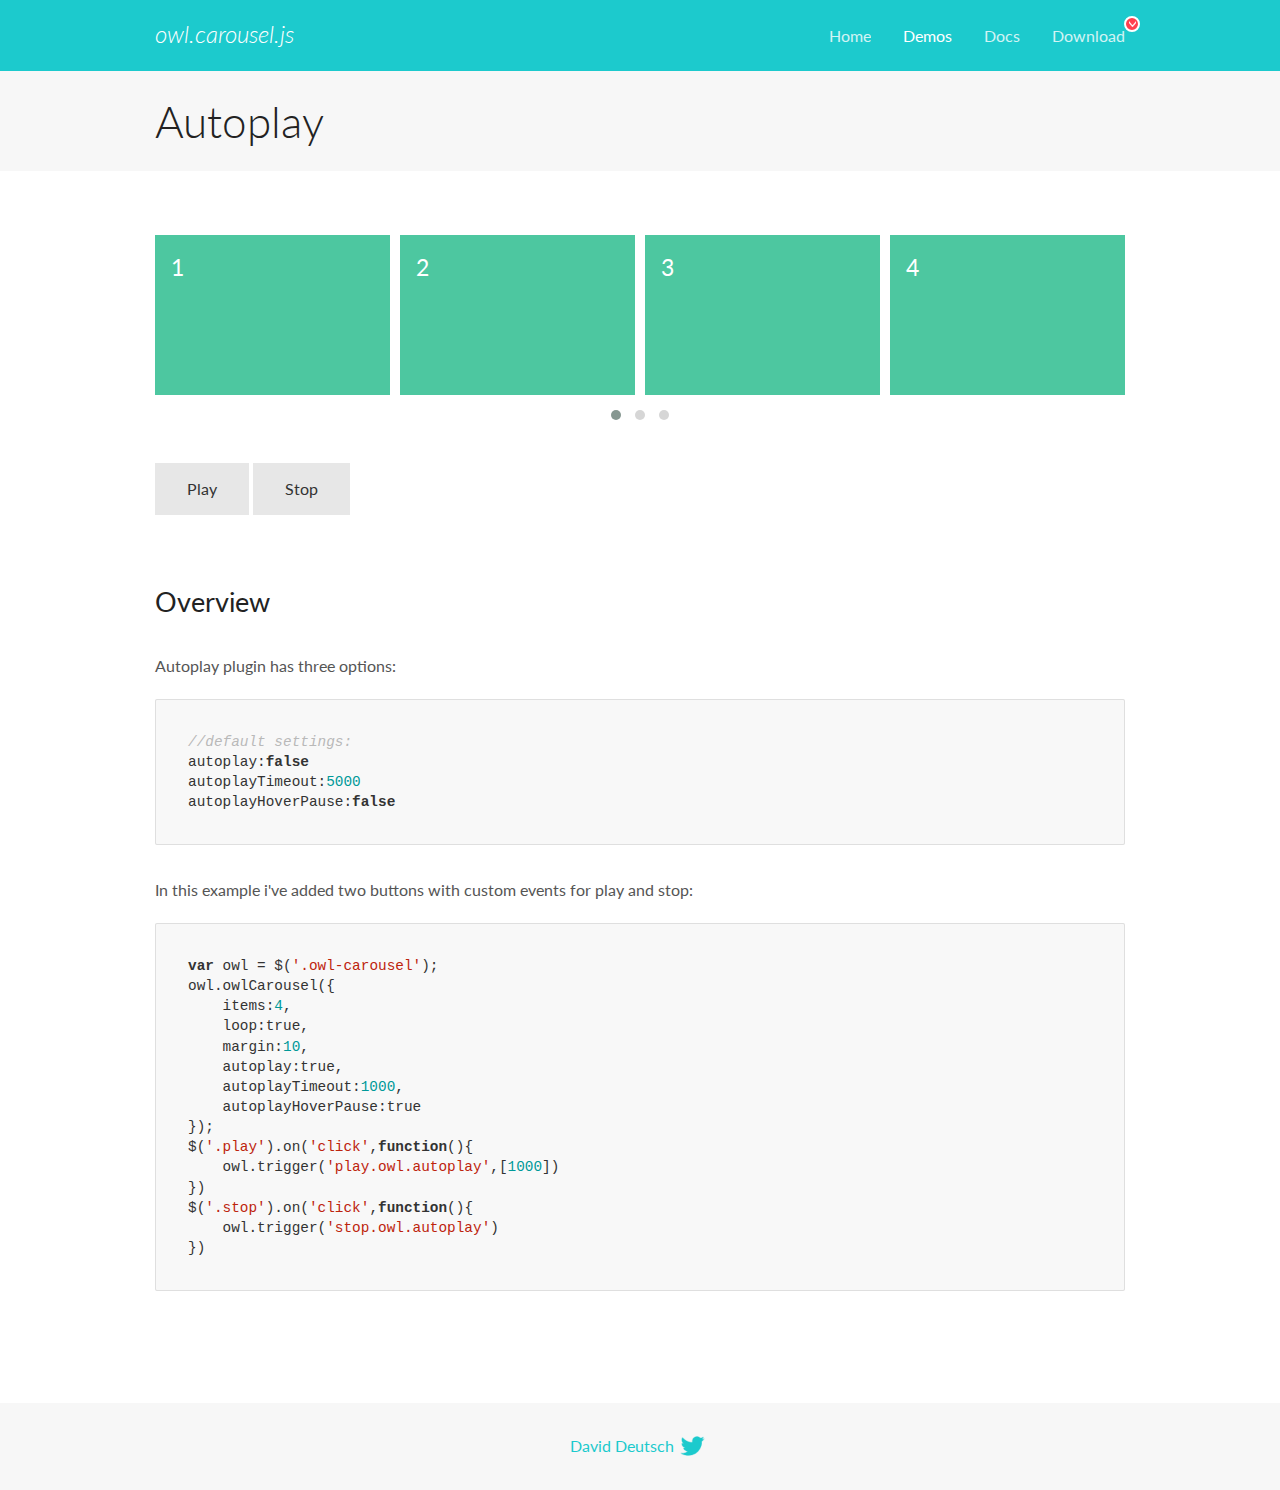
<file: OwlCarousel2-2.2.1/docs/demos/autoplay.html>
<!DOCTYPE html>
<html lang="en">
  <head>

    <!-- head -->
    <meta charset="utf-8">
    <meta name="msapplication-tap-highlight" content="no" />
    <meta name="viewport" content="width=device-width, initial-scale=1.0" />
    <meta name="description" content="Autoplay usage demo">
    <meta name="author" content="David Deutsch">
    <title>
      Autoplay Demo | Owl Carousel | 2.2.1
    </title>

    <!-- Stylesheets -->
    <link href='https://fonts.googleapis.com/css?family=Lato:300,400,700,400italic,300italic' rel='stylesheet' type='text/css'>
    <link rel="stylesheet" href="../assets/css/docs.theme.min.css">

    <!-- Owl Stylesheets -->
    <link rel="stylesheet" href="../assets/owlcarousel/assets/owl.carousel.min.css">
    <link rel="stylesheet" href="../assets/owlcarousel/assets/owl.theme.default.min.css">

    <!-- HTML5 shim and Respond.js IE8 support of HTML5 elements and media queries -->

    <!--[if lt IE 9]>
      <script src="https://oss.maxcdn.com/libs/html5shiv/3.7.0/html5shiv.js"></script>
      <script src="https://oss.maxcdn.com/libs/respond.js/1.3.0/respond.min.js"></script>
    <![endif]-->

    <!-- Favicons -->
    <link rel="apple-touch-icon-precomposed" sizes="144x144" href="../assets/ico/apple-touch-icon-144-precomposed.png">
    <link rel="shortcut icon" href="../assets/ico/favicon.png">
    <link rel="shortcut icon" href="favicon.ico">

    <!-- Yeah i know js should not be in header. Its required for demos.-->

    <!-- javascript -->
    <script src="../assets/vendors/jquery.min.js"></script>
    <script src="../assets/owlcarousel/owl.carousel.js"></script>
  </head>
  <body>

    <!-- header -->
    <header class="header">
      <div class="row">
        <div class="large-12 columns">
          <div class="brand left">
            <h3>
              <a href="/OwlCarousel2/">owl.carousel.js</a> 
            </h3>
          </div>
          <a id="toggle-nav" class="right">
            <span></span> <span></span> <span></span> 
          </a> 
          <div class="nav-bar">
            <ul class="clearfix">
              <li> <a href="/OwlCarousel2/index.html">Home</a>  </li>
              <li class="active">
                <a href="/OwlCarousel2/demos/demos.html">Demos</a> 
              </li>
              <li> <a href="/OwlCarousel2/docs/started-welcome.html">Docs</a>  </li>
              <li>
                <a href="https://github.com/OwlCarousel2/OwlCarousel2/archive/2.2.1.zip">Download</a> 
                <span class="download"></span> 
              </li>
            </ul>
          </div>
        </div>
      </div>
    </header>

    <!-- title -->
    <section class="title">
      <div class="row">
        <div class="large-12 columns">
          <h1>Autoplay</h1>
        </div>
      </div>
    </section>

    <!--  Demos -->
    <section id="demos">
      <div class="row">
        <div class="large-12 columns">
          <div class="owl-carousel owl-theme">
            <div class="item">
              <h4>1</h4>
            </div>
            <div class="item">
              <h4>2</h4>
            </div>
            <div class="item">
              <h4>3</h4>
            </div>
            <div class="item">
              <h4>4</h4>
            </div>
            <div class="item">
              <h4>5</h4>
            </div>
            <div class="item">
              <h4>6</h4>
            </div>
            <div class="item">
              <h4>7</h4>
            </div>
            <div class="item">
              <h4>8</h4>
            </div>
            <div class="item">
              <h4>9</h4>
            </div>
            <div class="item">
              <h4>10</h4>
            </div>
            <div class="item">
              <h4>11</h4>
            </div>
            <div class="item">
              <h4>12</h4>
            </div>
          </div>
          <a class="button secondary play">Play</a> 
          <a class="button secondary stop">Stop</a> 
          <h3 id="overview">Overview</h3>
          <p>Autoplay plugin has three options:</p>
          <pre><code>//default settings:
autoplay:false
autoplayTimeout:5000
autoplayHoverPause:false</code></pre>
          <p>In this example i&#39;ve added two buttons with custom events for play and stop:</p>
          <pre><code>var owl = $(&#39;.owl-carousel&#39;);
owl.owlCarousel({
    items:4,
    loop:true,
    margin:10,
    autoplay:true,
    autoplayTimeout:1000,
    autoplayHoverPause:true
});
$(&#39;.play&#39;).on(&#39;click&#39;,function(){
    owl.trigger(&#39;play.owl.autoplay&#39;,[1000])
})
$(&#39;.stop&#39;).on(&#39;click&#39;,function(){
    owl.trigger(&#39;stop.owl.autoplay&#39;)
})</code></pre>
          <script>
            $(document).ready(function() {
              var owl = $('.owl-carousel');
              owl.owlCarousel({
                items: 4,
                loop: true,
                margin: 10,
                autoplay: true,
                autoplayTimeout: 1000,
                autoplayHoverPause: true
              });
              $('.play').on('click', function() {
                owl.trigger('play.owl.autoplay', [1000])
              })
              $('.stop').on('click', function() {
                owl.trigger('stop.owl.autoplay')
              })
            })
          </script>
        </div>
      </div>
    </section>

    <!-- footer -->
    <footer class="footer">
      <div class="row">
        <div class="large-12 columns">
          <h5>
            <a href="/OwlCarousel2/docs/support-contact.html">David Deutsch</a> 
            <a id="custom-tweet-button" href="https://twitter.com/share?url=https://github.com/OwlCarousel2/OwlCarousel2&text=Owl Carousel - This is so awesome! " target="_blank"></a> 
          </h5>
        </div>
      </div>
    </footer>

    <!-- vendors -->
    <script src="../assets/vendors/highlight.js"></script>
    <script src="../assets/js/app.js"></script>
  </body>
</html>
</file>
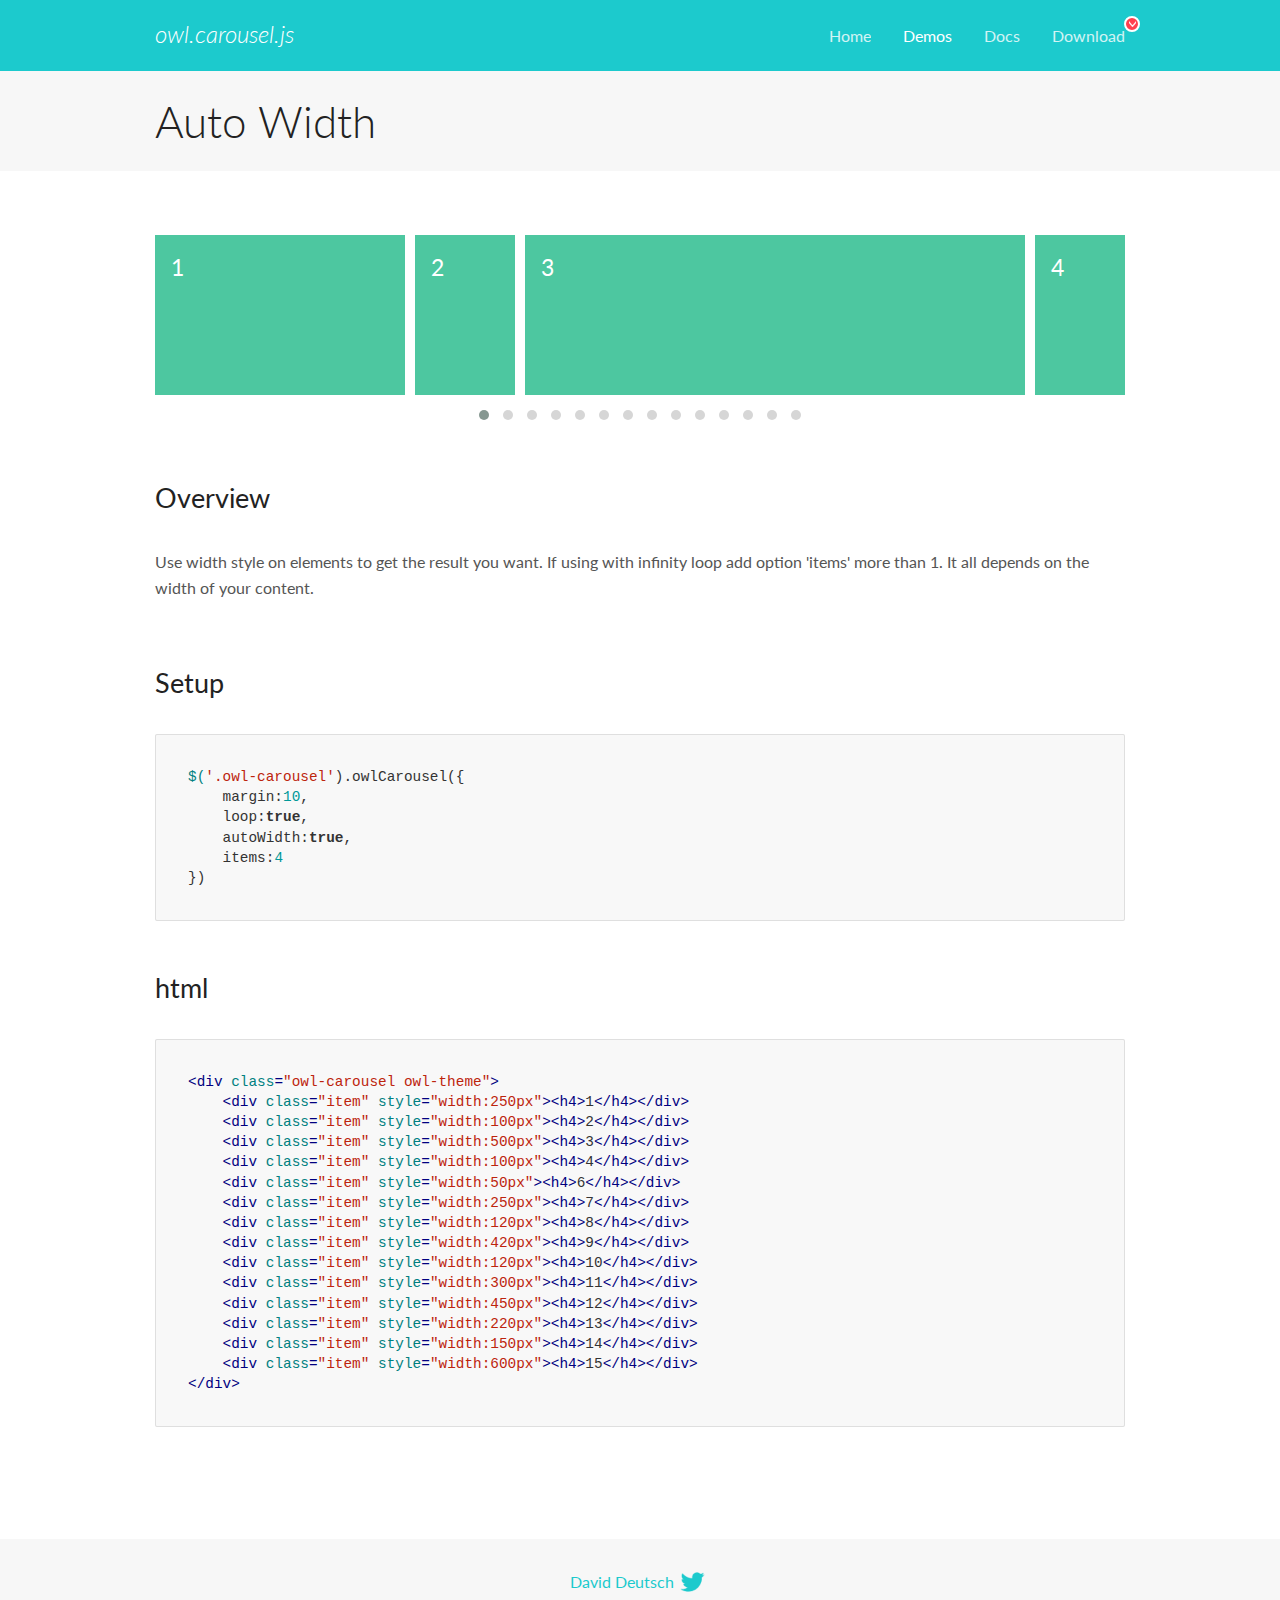
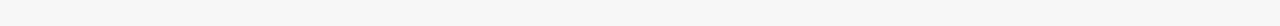
<file: OwlCarousel2-2.2.1/docs/demos/autowidth.html>
<!DOCTYPE html>
<html lang="en">
  <head>

    <!-- head -->
    <meta charset="utf-8">
    <meta name="msapplication-tap-highlight" content="no" />
    <meta name="viewport" content="width=device-width, initial-scale=1.0" />
    <meta name="description" content="Auto Width">
    <meta name="author" content="David Deutsch">
    <title>
      Auto Width Demo | Owl Carousel | 2.2.1
    </title>

    <!-- Stylesheets -->
    <link href='https://fonts.googleapis.com/css?family=Lato:300,400,700,400italic,300italic' rel='stylesheet' type='text/css'>
    <link rel="stylesheet" href="../assets/css/docs.theme.min.css">

    <!-- Owl Stylesheets -->
    <link rel="stylesheet" href="../assets/owlcarousel/assets/owl.carousel.min.css">
    <link rel="stylesheet" href="../assets/owlcarousel/assets/owl.theme.default.min.css">

    <!-- HTML5 shim and Respond.js IE8 support of HTML5 elements and media queries -->

    <!--[if lt IE 9]>
      <script src="https://oss.maxcdn.com/libs/html5shiv/3.7.0/html5shiv.js"></script>
      <script src="https://oss.maxcdn.com/libs/respond.js/1.3.0/respond.min.js"></script>
    <![endif]-->

    <!-- Favicons -->
    <link rel="apple-touch-icon-precomposed" sizes="144x144" href="../assets/ico/apple-touch-icon-144-precomposed.png">
    <link rel="shortcut icon" href="../assets/ico/favicon.png">
    <link rel="shortcut icon" href="favicon.ico">

    <!-- Yeah i know js should not be in header. Its required for demos.-->

    <!-- javascript -->
    <script src="../assets/vendors/jquery.min.js"></script>
    <script src="../assets/owlcarousel/owl.carousel.js"></script>
  </head>
  <body>

    <!-- header -->
    <header class="header">
      <div class="row">
        <div class="large-12 columns">
          <div class="brand left">
            <h3>
              <a href="/OwlCarousel2/">owl.carousel.js</a> 
            </h3>
          </div>
          <a id="toggle-nav" class="right">
            <span></span> <span></span> <span></span> 
          </a> 
          <div class="nav-bar">
            <ul class="clearfix">
              <li> <a href="/OwlCarousel2/index.html">Home</a>  </li>
              <li class="active">
                <a href="/OwlCarousel2/demos/demos.html">Demos</a> 
              </li>
              <li> <a href="/OwlCarousel2/docs/started-welcome.html">Docs</a>  </li>
              <li>
                <a href="https://github.com/OwlCarousel2/OwlCarousel2/archive/2.2.1.zip">Download</a> 
                <span class="download"></span> 
              </li>
            </ul>
          </div>
        </div>
      </div>
    </header>

    <!-- title -->
    <section class="title">
      <div class="row">
        <div class="large-12 columns">
          <h1>Auto Width</h1>
        </div>
      </div>
    </section>

    <!--  Demos -->
    <section id="demos">
      <div class="row">
        <div class="large-12 columns">
          <div class="owl-carousel owl-theme">
            <div class="item" style="width:250px">
              <h4>1</h4>
            </div>
            <div class="item" style="width:100px">
              <h4>2</h4>
            </div>
            <div class="item" style="width:500px">
              <h4>3</h4>
            </div>
            <div class="item" style="width:100px">
              <h4>4</h4>
            </div>
            <div class="item" style="width:50px">
              <h4>6</h4>
            </div>
            <div class="item" style="width:250px">
              <h4>7</h4>
            </div>
            <div class="item" style="width:120px">
              <h4>8</h4>
            </div>
            <div class="item" style="width:420px">
              <h4>9</h4>
            </div>
            <div class="item" style="width:120px">
              <h4>10</h4>
            </div>
            <div class="item" style="width:300px">
              <h4>11</h4>
            </div>
            <div class="item" style="width:450px">
              <h4>12</h4>
            </div>
            <div class="item" style="width:220px">
              <h4>13</h4>
            </div>
            <div class="item" style="width:150px">
              <h4>14</h4>
            </div>
            <div class="item" style="width:600px">
              <h4>15</h4>
            </div>
          </div>
          <h3 id="overview">Overview</h3>
          <p>Use width style on elements to get the result you want. If using with infinity loop add option &#39;items&#39; more than 1. It all depends on the width of your content.</p>
          <h3 id="setup">Setup</h3>
          <pre><code>$(&#39;.owl-carousel&#39;).owlCarousel({
    margin:10,
    loop:true,
    autoWidth:true,
    items:4
})</code></pre>
          <h3 id="html">html</h3>
          <pre><code>&lt;div class=&quot;owl-carousel owl-theme&quot;&gt;
    &lt;div class=&quot;item&quot; style=&quot;width:250px&quot;&gt;&lt;h4&gt;1&lt;/h4&gt;&lt;/div&gt;
    &lt;div class=&quot;item&quot; style=&quot;width:100px&quot;&gt;&lt;h4&gt;2&lt;/h4&gt;&lt;/div&gt;
    &lt;div class=&quot;item&quot; style=&quot;width:500px&quot;&gt;&lt;h4&gt;3&lt;/h4&gt;&lt;/div&gt;
    &lt;div class=&quot;item&quot; style=&quot;width:100px&quot;&gt;&lt;h4&gt;4&lt;/h4&gt;&lt;/div&gt;
    &lt;div class=&quot;item&quot; style=&quot;width:50px&quot;&gt;&lt;h4&gt;6&lt;/h4&gt;&lt;/div&gt;
    &lt;div class=&quot;item&quot; style=&quot;width:250px&quot;&gt;&lt;h4&gt;7&lt;/h4&gt;&lt;/div&gt;
    &lt;div class=&quot;item&quot; style=&quot;width:120px&quot;&gt;&lt;h4&gt;8&lt;/h4&gt;&lt;/div&gt;
    &lt;div class=&quot;item&quot; style=&quot;width:420px&quot;&gt;&lt;h4&gt;9&lt;/h4&gt;&lt;/div&gt;
    &lt;div class=&quot;item&quot; style=&quot;width:120px&quot;&gt;&lt;h4&gt;10&lt;/h4&gt;&lt;/div&gt;
    &lt;div class=&quot;item&quot; style=&quot;width:300px&quot;&gt;&lt;h4&gt;11&lt;/h4&gt;&lt;/div&gt;
    &lt;div class=&quot;item&quot; style=&quot;width:450px&quot;&gt;&lt;h4&gt;12&lt;/h4&gt;&lt;/div&gt;
    &lt;div class=&quot;item&quot; style=&quot;width:220px&quot;&gt;&lt;h4&gt;13&lt;/h4&gt;&lt;/div&gt;
    &lt;div class=&quot;item&quot; style=&quot;width:150px&quot;&gt;&lt;h4&gt;14&lt;/h4&gt;&lt;/div&gt;
    &lt;div class=&quot;item&quot; style=&quot;width:600px&quot;&gt;&lt;h4&gt;15&lt;/h4&gt;&lt;/div&gt;
&lt;/div&gt;</code></pre>
          <script>
            $(document).ready(function() {
              $('.owl-carousel').owlCarousel({
                margin: 10,
                loop: true,
                autoWidth: true,
                items: 4
              })
            })
          </script>
        </div>
      </div>
    </section>

    <!-- footer -->
    <footer class="footer">
      <div class="row">
        <div class="large-12 columns">
          <h5>
            <a href="/OwlCarousel2/docs/support-contact.html">David Deutsch</a> 
            <a id="custom-tweet-button" href="https://twitter.com/share?url=https://github.com/OwlCarousel2/OwlCarousel2&text=Owl Carousel - This is so awesome! " target="_blank"></a> 
          </h5>
        </div>
      </div>
    </footer>

    <!-- vendors -->
    <script src="../assets/vendors/highlight.js"></script>
    <script src="../assets/js/app.js"></script>
  </body>
</html>
</file>
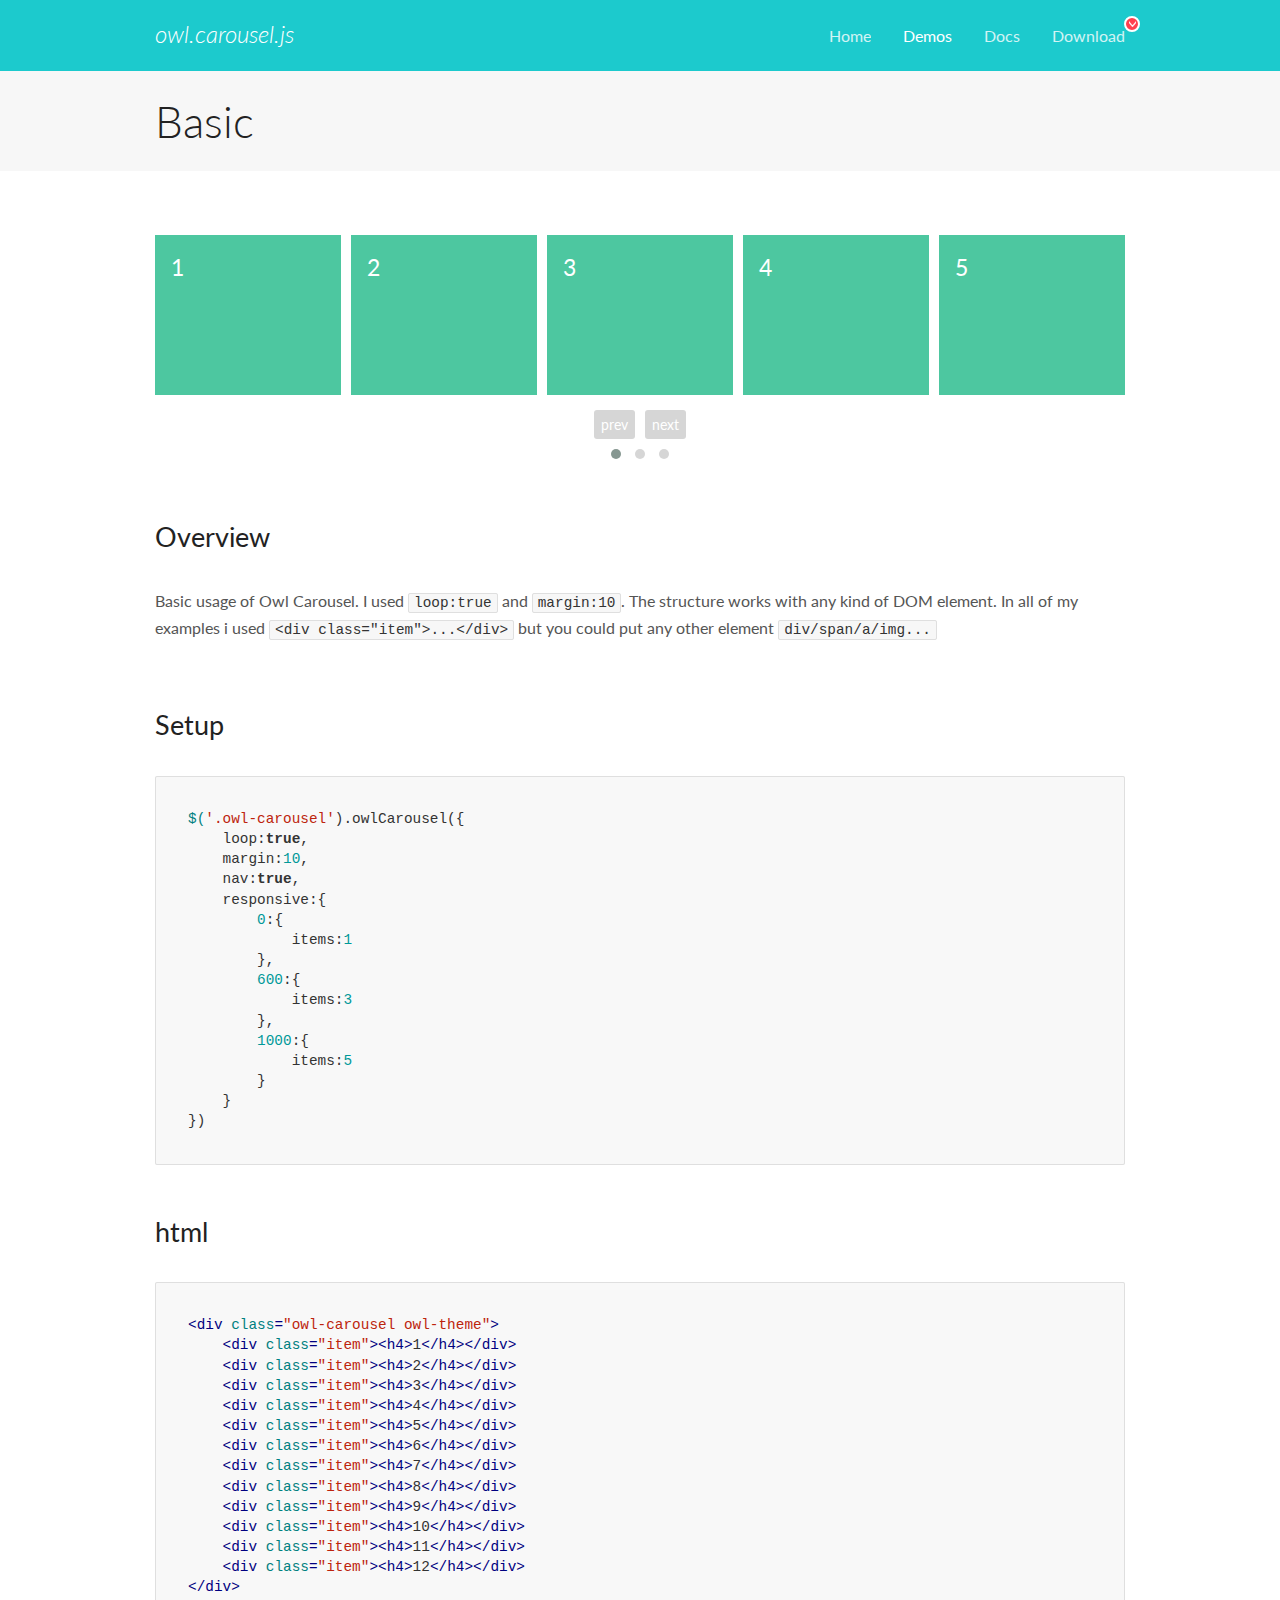
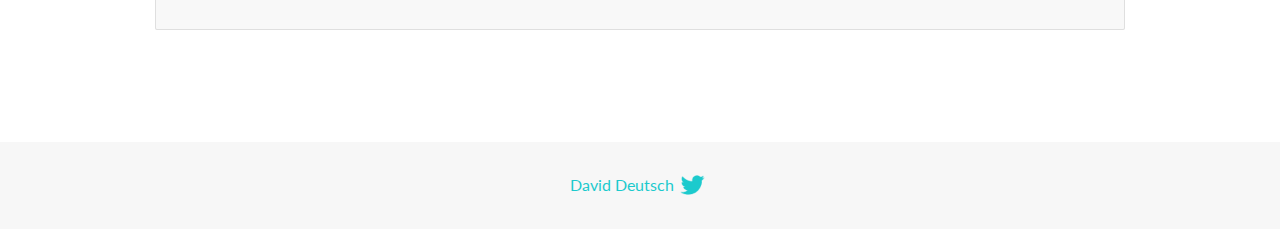
<file: OwlCarousel2-2.2.1/docs/demos/basic.html>
<!DOCTYPE html>
<html lang="en">
  <head>

    <!-- head -->
    <meta charset="utf-8">
    <meta name="msapplication-tap-highlight" content="no" />
    <meta name="viewport" content="width=device-width, initial-scale=1.0" />
    <meta name="description" content="Basic usage demo">
    <meta name="author" content="David Deutsch">
    <title>
      Basic Demo | Owl Carousel | 2.2.1
    </title>

    <!-- Stylesheets -->
    <link href='https://fonts.googleapis.com/css?family=Lato:300,400,700,400italic,300italic' rel='stylesheet' type='text/css'>
    <link rel="stylesheet" href="../assets/css/docs.theme.min.css">

    <!-- Owl Stylesheets -->
    <link rel="stylesheet" href="../assets/owlcarousel/assets/owl.carousel.min.css">
    <link rel="stylesheet" href="../assets/owlcarousel/assets/owl.theme.default.min.css">

    <!-- HTML5 shim and Respond.js IE8 support of HTML5 elements and media queries -->

    <!--[if lt IE 9]>
      <script src="https://oss.maxcdn.com/libs/html5shiv/3.7.0/html5shiv.js"></script>
      <script src="https://oss.maxcdn.com/libs/respond.js/1.3.0/respond.min.js"></script>
    <![endif]-->

    <!-- Favicons -->
    <link rel="apple-touch-icon-precomposed" sizes="144x144" href="../assets/ico/apple-touch-icon-144-precomposed.png">
    <link rel="shortcut icon" href="../assets/ico/favicon.png">
    <link rel="shortcut icon" href="favicon.ico">

    <!-- Yeah i know js should not be in header. Its required for demos.-->

    <!-- javascript -->
    <script src="../assets/vendors/jquery.min.js"></script>
    <script src="../assets/owlcarousel/owl.carousel.js"></script>
  </head>
  <body>

    <!-- header -->
    <header class="header">
      <div class="row">
        <div class="large-12 columns">
          <div class="brand left">
            <h3>
              <a href="/OwlCarousel2/">owl.carousel.js</a> 
            </h3>
          </div>
          <a id="toggle-nav" class="right">
            <span></span> <span></span> <span></span> 
          </a> 
          <div class="nav-bar">
            <ul class="clearfix">
              <li> <a href="/OwlCarousel2/index.html">Home</a>  </li>
              <li class="active">
                <a href="/OwlCarousel2/demos/demos.html">Demos</a> 
              </li>
              <li> <a href="/OwlCarousel2/docs/started-welcome.html">Docs</a>  </li>
              <li>
                <a href="https://github.com/OwlCarousel2/OwlCarousel2/archive/2.2.1.zip">Download</a> 
                <span class="download"></span> 
              </li>
            </ul>
          </div>
        </div>
      </div>
    </header>

    <!-- title -->
    <section class="title">
      <div class="row">
        <div class="large-12 columns">
          <h1>Basic</h1>
        </div>
      </div>
    </section>

    <!--  Demos -->
    <section id="demos">
      <div class="row">
        <div class="large-12 columns">
          <div class="owl-carousel owl-theme">
            <div class="item">
              <h4>1</h4>
            </div>
            <div class="item">
              <h4>2</h4>
            </div>
            <div class="item">
              <h4>3</h4>
            </div>
            <div class="item">
              <h4>4</h4>
            </div>
            <div class="item">
              <h4>5</h4>
            </div>
            <div class="item">
              <h4>6</h4>
            </div>
            <div class="item">
              <h4>7</h4>
            </div>
            <div class="item">
              <h4>8</h4>
            </div>
            <div class="item">
              <h4>9</h4>
            </div>
            <div class="item">
              <h4>10</h4>
            </div>
            <div class="item">
              <h4>11</h4>
            </div>
            <div class="item">
              <h4>12</h4>
            </div>
          </div>
          <h3 id="overview">Overview</h3>
          <p>Basic usage of Owl Carousel. I used <code>loop:true</code> and <code>margin:10</code>. The structure works with any kind of DOM element. In all of my examples i used <code>&lt;div class=&quot;item&quot;&gt;...&lt;/div&gt;</code> but you could
            put any other element <code>div/span/a/img...</code></p>
          <h3 id="setup">Setup</h3>
          <pre><code>$(&#39;.owl-carousel&#39;).owlCarousel({
    loop:true,
    margin:10,
    nav:true,
    responsive:{
        0:{
            items:1
        },
        600:{
            items:3
        },
        1000:{
            items:5
        }
    }
})</code></pre>
          <h3 id="html">html</h3>
          <pre><code>&lt;div class=&quot;owl-carousel owl-theme&quot;&gt;
    &lt;div class=&quot;item&quot;&gt;&lt;h4&gt;1&lt;/h4&gt;&lt;/div&gt;
    &lt;div class=&quot;item&quot;&gt;&lt;h4&gt;2&lt;/h4&gt;&lt;/div&gt;
    &lt;div class=&quot;item&quot;&gt;&lt;h4&gt;3&lt;/h4&gt;&lt;/div&gt;
    &lt;div class=&quot;item&quot;&gt;&lt;h4&gt;4&lt;/h4&gt;&lt;/div&gt;
    &lt;div class=&quot;item&quot;&gt;&lt;h4&gt;5&lt;/h4&gt;&lt;/div&gt;
    &lt;div class=&quot;item&quot;&gt;&lt;h4&gt;6&lt;/h4&gt;&lt;/div&gt;
    &lt;div class=&quot;item&quot;&gt;&lt;h4&gt;7&lt;/h4&gt;&lt;/div&gt;
    &lt;div class=&quot;item&quot;&gt;&lt;h4&gt;8&lt;/h4&gt;&lt;/div&gt;
    &lt;div class=&quot;item&quot;&gt;&lt;h4&gt;9&lt;/h4&gt;&lt;/div&gt;
    &lt;div class=&quot;item&quot;&gt;&lt;h4&gt;10&lt;/h4&gt;&lt;/div&gt;
    &lt;div class=&quot;item&quot;&gt;&lt;h4&gt;11&lt;/h4&gt;&lt;/div&gt;
    &lt;div class=&quot;item&quot;&gt;&lt;h4&gt;12&lt;/h4&gt;&lt;/div&gt;
&lt;/div&gt;</code></pre>
          <script>
            $(document).ready(function() {
              var owl = $('.owl-carousel');
              owl.owlCarousel({
                margin: 10,
                nav: true,
                loop: true,
                responsive: {
                  0: {
                    items: 1
                  },
                  600: {
                    items: 3
                  },
                  1000: {
                    items: 5
                  }
                }
              })
            })
          </script>
        </div>
      </div>
    </section>

    <!-- footer -->
    <footer class="footer">
      <div class="row">
        <div class="large-12 columns">
          <h5>
            <a href="/OwlCarousel2/docs/support-contact.html">David Deutsch</a> 
            <a id="custom-tweet-button" href="https://twitter.com/share?url=https://github.com/OwlCarousel2/OwlCarousel2&text=Owl Carousel - This is so awesome! " target="_blank"></a> 
          </h5>
        </div>
      </div>
    </footer>

    <!-- vendors -->
    <script src="../assets/vendors/highlight.js"></script>
    <script src="../assets/js/app.js"></script>
  </body>
</html>
</file>
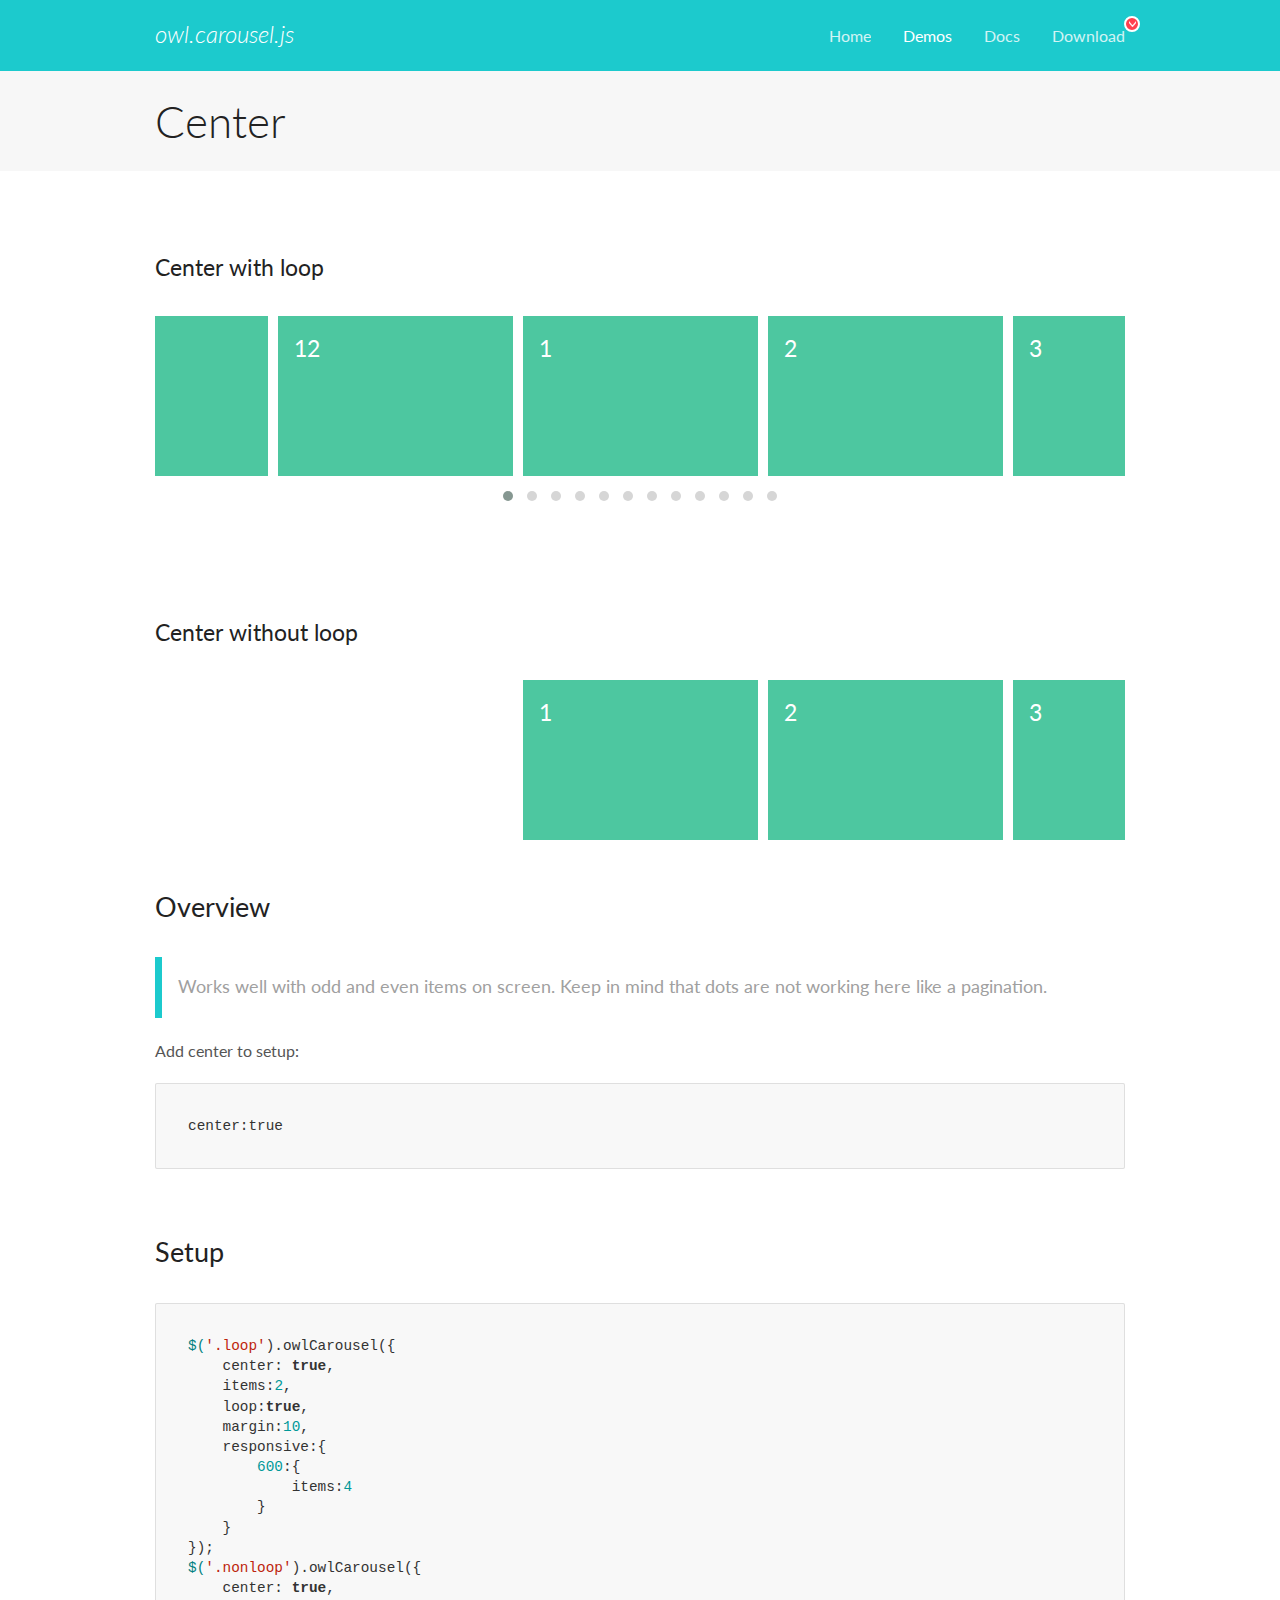
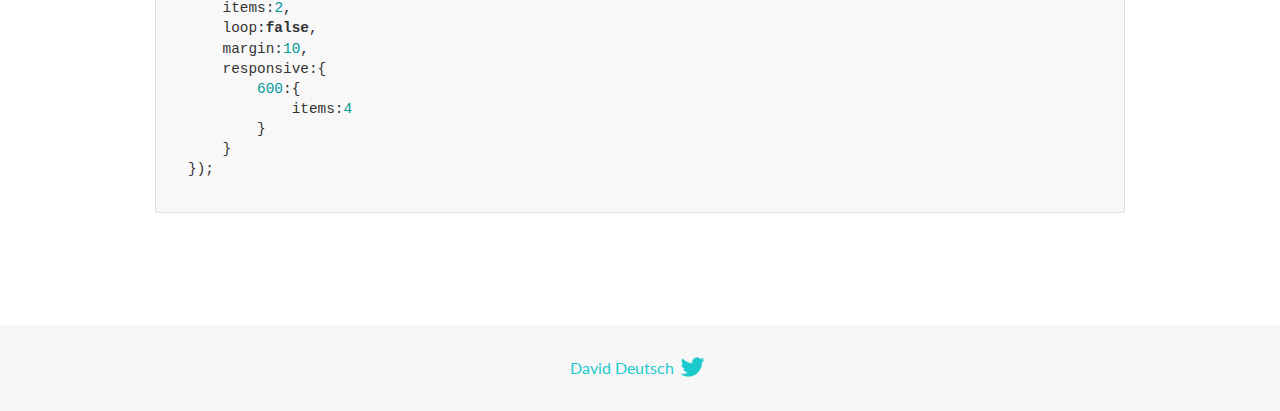
<file: OwlCarousel2-2.2.1/docs/demos/center.html>
<!DOCTYPE html>
<html lang="en">
  <head>

    <!-- head -->
    <meta charset="utf-8">
    <meta name="msapplication-tap-highlight" content="no" />
    <meta name="viewport" content="width=device-width, initial-scale=1.0" />
    <meta name="description" content="Center carousel">
    <meta name="author" content="David Deutsch">
    <title>
      Center Demo | Owl Carousel | 2.2.1
    </title>

    <!-- Stylesheets -->
    <link href='https://fonts.googleapis.com/css?family=Lato:300,400,700,400italic,300italic' rel='stylesheet' type='text/css'>
    <link rel="stylesheet" href="../assets/css/docs.theme.min.css">

    <!-- Owl Stylesheets -->
    <link rel="stylesheet" href="../assets/owlcarousel/assets/owl.carousel.min.css">
    <link rel="stylesheet" href="../assets/owlcarousel/assets/owl.theme.default.min.css">

    <!-- HTML5 shim and Respond.js IE8 support of HTML5 elements and media queries -->

    <!--[if lt IE 9]>
      <script src="https://oss.maxcdn.com/libs/html5shiv/3.7.0/html5shiv.js"></script>
      <script src="https://oss.maxcdn.com/libs/respond.js/1.3.0/respond.min.js"></script>
    <![endif]-->

    <!-- Favicons -->
    <link rel="apple-touch-icon-precomposed" sizes="144x144" href="../assets/ico/apple-touch-icon-144-precomposed.png">
    <link rel="shortcut icon" href="../assets/ico/favicon.png">
    <link rel="shortcut icon" href="favicon.ico">

    <!-- Yeah i know js should not be in header. Its required for demos.-->

    <!-- javascript -->
    <script src="../assets/vendors/jquery.min.js"></script>
    <script src="../assets/owlcarousel/owl.carousel.js"></script>
  </head>
  <body>

    <!-- header -->
    <header class="header">
      <div class="row">
        <div class="large-12 columns">
          <div class="brand left">
            <h3>
              <a href="/OwlCarousel2/">owl.carousel.js</a> 
            </h3>
          </div>
          <a id="toggle-nav" class="right">
            <span></span> <span></span> <span></span> 
          </a> 
          <div class="nav-bar">
            <ul class="clearfix">
              <li> <a href="/OwlCarousel2/index.html">Home</a>  </li>
              <li class="active">
                <a href="/OwlCarousel2/demos/demos.html">Demos</a> 
              </li>
              <li> <a href="/OwlCarousel2/docs/started-welcome.html">Docs</a>  </li>
              <li>
                <a href="https://github.com/OwlCarousel2/OwlCarousel2/archive/2.2.1.zip">Download</a> 
                <span class="download"></span> 
              </li>
            </ul>
          </div>
        </div>
      </div>
    </header>

    <!-- title -->
    <section class="title">
      <div class="row">
        <div class="large-12 columns">
          <h1>Center</h1>
        </div>
      </div>
    </section>

    <!--  Demos -->
    <section id="demos">
      <div class="row">
        <div class="large-12 columns">
          <h4 id="center-with-loop">Center with loop</h4>
          <div class="loop owl-carousel owl-theme">
            <div class="item">
              <h4>1</h4>
            </div>
            <div class="item">
              <h4>2</h4>
            </div>
            <div class="item">
              <h4>3</h4>
            </div>
            <div class="item">
              <h4>4</h4>
            </div>
            <div class="item">
              <h4>5</h4>
            </div>
            <div class="item">
              <h4>6</h4>
            </div>
            <div class="item">
              <h4>7</h4>
            </div>
            <div class="item">
              <h4>8</h4>
            </div>
            <div class="item">
              <h4>9</h4>
            </div>
            <div class="item">
              <h4>10</h4>
            </div>
            <div class="item">
              <h4>11</h4>
            </div>
            <div class="item">
              <h4>12</h4>
            </div>
          </div>
          <br>
          <h4 id="center-without-loop">Center without loop</h4>
          <div class="nonloop owl-carousel">
            <div class="item">
              <h4>1</h4>
            </div>
            <div class="item">
              <h4>2</h4>
            </div>
            <div class="item">
              <h4>3</h4>
            </div>
            <div class="item">
              <h4>4</h4>
            </div>
            <div class="item">
              <h4>5</h4>
            </div>
            <div class="item">
              <h4>6</h4>
            </div>
            <div class="item">
              <h4>7</h4>
            </div>
            <div class="item">
              <h4>8</h4>
            </div>
            <div class="item">
              <h4>9</h4>
            </div>
            <div class="item">
              <h4>10</h4>
            </div>
            <div class="item">
              <h4>11</h4>
            </div>
            <div class="item">
              <h4>12</h4>
            </div>
          </div>
          <h3 id="overview">Overview</h3>
          <blockquote>
            <p>Works well with odd and even items on screen. Keep in mind that dots are not working here like a pagination.</p>
          </blockquote>
          <p>Add center to setup:</p>
          <pre><code>center:true</code></pre>
          <h3 id="setup">Setup</h3>
          <pre><code>$(&#39;.loop&#39;).owlCarousel({
    center: true,
    items:2,
    loop:true,
    margin:10,
    responsive:{
        600:{
            items:4
        }
    }
});
$(&#39;.nonloop&#39;).owlCarousel({
    center: true,
    items:2,
    loop:false,
    margin:10,
    responsive:{
        600:{
            items:4
        }
    }
});</code></pre>
          <script>
            jQuery(document).ready(function($) {
              $('.loop').owlCarousel({
                center: true,
                items: 2,
                loop: true,
                margin: 10,
                responsive: {
                  600: {
                    items: 4
                  }
                }
              });
              $('.nonloop').owlCarousel({
                center: true,
                items: 2,
                loop: false,
                margin: 10,
                responsive: {
                  600: {
                    items: 4
                  }
                }
              });
            });
          </script>
        </div>
      </div>
    </section>

    <!-- footer -->
    <footer class="footer">
      <div class="row">
        <div class="large-12 columns">
          <h5>
            <a href="/OwlCarousel2/docs/support-contact.html">David Deutsch</a> 
            <a id="custom-tweet-button" href="https://twitter.com/share?url=https://github.com/OwlCarousel2/OwlCarousel2&text=Owl Carousel - This is so awesome! " target="_blank"></a> 
          </h5>
        </div>
      </div>
    </footer>

    <!-- vendors -->
    <script src="../assets/vendors/highlight.js"></script>
    <script src="../assets/js/app.js"></script>
  </body>
</html>
</file>
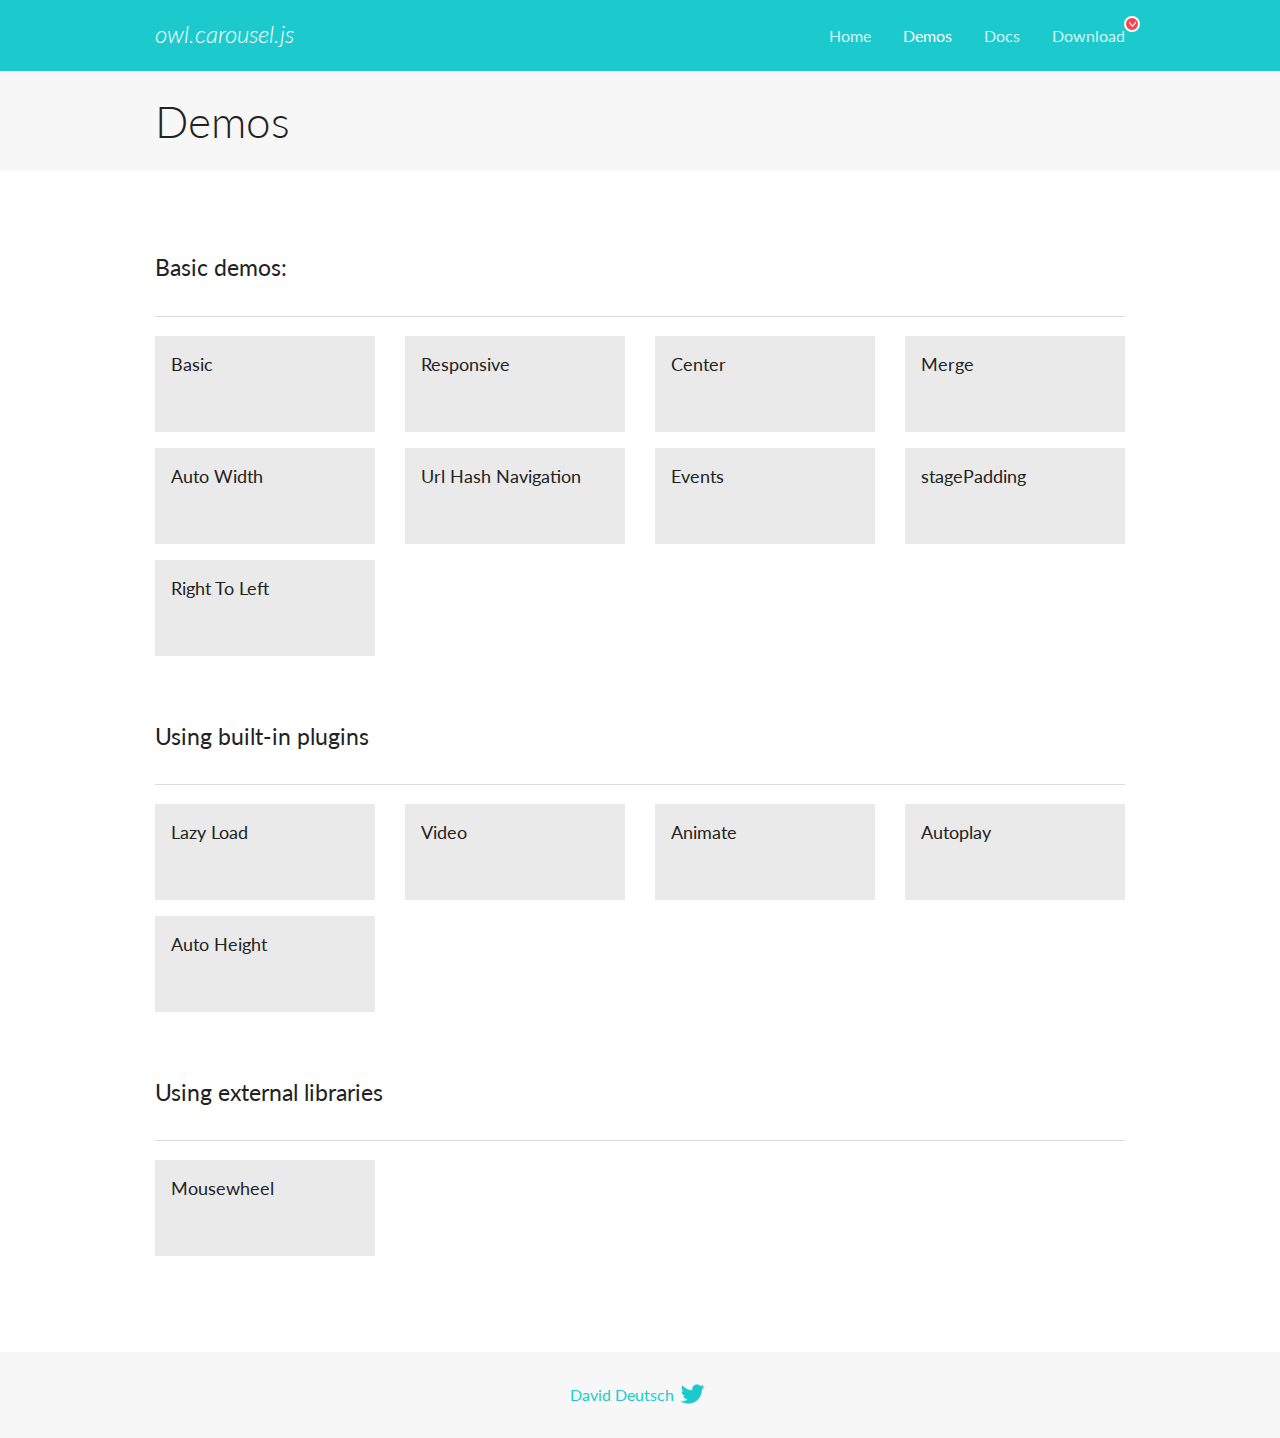
<file: OwlCarousel2-2.2.1/docs/demos/demos.html>
<!DOCTYPE html>
<html lang="en">
  <head>

    <!-- head -->
    <meta charset="utf-8">
    <meta name="msapplication-tap-highlight" content="no" />
    <meta name="viewport" content="width=device-width, initial-scale=1.0" />
    <meta name="description" content="A list of Owl Carousel examples.">
    <meta name="author" content="David Deutsch">
    <title>
      Demos | Owl Carousel | 2.2.1
    </title>

    <!-- Stylesheets -->
    <link href='https://fonts.googleapis.com/css?family=Lato:300,400,700,400italic,300italic' rel='stylesheet' type='text/css'>
    <link rel="stylesheet" href="../assets/css/docs.theme.min.css">

    <!-- Owl Stylesheets -->
    <link rel="stylesheet" href="../assets/owlcarousel/assets/owl.carousel.min.css">
    <link rel="stylesheet" href="../assets/owlcarousel/assets/owl.theme.default.min.css">

    <!-- HTML5 shim and Respond.js IE8 support of HTML5 elements and media queries -->

    <!--[if lt IE 9]>
      <script src="https://oss.maxcdn.com/libs/html5shiv/3.7.0/html5shiv.js"></script>
      <script src="https://oss.maxcdn.com/libs/respond.js/1.3.0/respond.min.js"></script>
    <![endif]-->

    <!-- Favicons -->
    <link rel="apple-touch-icon-precomposed" sizes="144x144" href="../assets/ico/apple-touch-icon-144-precomposed.png">
    <link rel="shortcut icon" href="../assets/ico/favicon.png">
    <link rel="shortcut icon" href="favicon.ico">

    <!-- Yeah i know js should not be in header. Its required for demos.-->

    <!-- javascript -->
    <script src="../assets/vendors/jquery.min.js"></script>
    <script src="../assets/owlcarousel/owl.carousel.js"></script>
  </head>
  <body>

    <!-- header -->
    <header class="header">
      <div class="row">
        <div class="large-12 columns">
          <div class="brand left">
            <h3>
              <a href="/OwlCarousel2/">owl.carousel.js</a> 
            </h3>
          </div>
          <a id="toggle-nav" class="right">
            <span></span> <span></span> <span></span> 
          </a> 
          <div class="nav-bar">
            <ul class="clearfix">
              <li> <a href="/OwlCarousel2/index.html">Home</a>  </li>
              <li class="active">
                <a href="/OwlCarousel2/demos/demos.html">Demos</a> 
              </li>
              <li> <a href="/OwlCarousel2/docs/started-welcome.html">Docs</a>  </li>
              <li>
                <a href="https://github.com/OwlCarousel2/OwlCarousel2/archive/2.2.1.zip">Download</a> 
                <span class="download"></span> 
              </li>
            </ul>
          </div>
        </div>
      </div>
    </header>

    <!-- title -->
    <section class="title">
      <div class="row">
        <div class="large-12 columns">
          <h1>Demos</h1>
        </div>
      </div>
    </section>

    <!--  Demos -->
    <section id="demos">
      <div class="row">
        <div class="large-12 columns">
          <h4 id="basic-demos-">Basic demos:</h4>
          <hr>
          <div class="demo-list">
            <div class="row">
              <div class="small-6 medium-4 large-3 columns">
                <a href="basic.html" class="demo-block">
                  <h5>Basic </h5>
                </a> 
              </div>
              <div class="small-6 medium-4 large-3 columns">
                <a href="responsive.html" class="demo-block">
                  <h5>Responsive </h5>
                </a> 
              </div>
              <div class="small-6 medium-4 large-3 columns">
                <a href="center.html" class="demo-block">
                  <h5>Center </h5>
                </a> 
              </div>
              <div class="small-6 medium-4 large-3 columns">
                <a href="merge.html" class="demo-block">
                  <h5>Merge </h5>
                </a> 
              </div>
              <div class="small-6 medium-4 large-3 columns">
                <a href="autowidth.html" class="demo-block">
                  <h5>Auto Width </h5>
                </a> 
              </div>
              <div class="small-6 medium-4 large-3 columns">
                <a href="urlhashnav.html" class="demo-block">
                  <h5>Url Hash Navigation </h5>
                </a> 
              </div>
              <div class="small-6 medium-4 large-3 columns">
                <a href="events.html" class="demo-block">
                  <h5>Events </h5>
                </a> 
              </div>
              <div class="small-6 medium-4 large-3 columns">
                <a href="stagepadding.html" class="demo-block">
                  <h5>stagePadding </h5>
                </a> 
              </div>
              <div class="small-6 medium-4 large-3 columns">
                <a href="rtl.html" class="demo-block">
                  <h5>Right To Left </h5>
                </a> 
              </div>
            </div>
          </div>
          <h4 id="using-built-in-plugins">Using built-in plugins</h4>
          <hr>
          <div class="demo-list">
            <div class="row">
              <div class="small-6 medium-4 large-3 columns">
                <a href="lazyLoad.html" class="demo-block">
                  <h5>Lazy Load </h5>
                </a> 
              </div>
              <div class="small-6 medium-4 large-3 columns">
                <a href="video.html" class="demo-block">
                  <h5>Video </h5>
                </a> 
              </div>
              <div class="small-6 medium-4 large-3 columns">
                <a href="animate.html" class="demo-block">
                  <h5>Animate </h5>
                </a> 
              </div>
              <div class="small-6 medium-4 large-3 columns">
                <a href="autoplay.html" class="demo-block">
                  <h5>Autoplay </h5>
                </a> 
              </div>
              <div class="small-6 medium-4 large-3 columns">
                <a href="autoheight.html" class="demo-block">
                  <h5>Auto Height </h5>
                </a> 
              </div>
            </div>
          </div>
          <h4 id="using-external-libraries">Using external libraries</h4>
          <hr>
          <div class="demo-list">
            <div class="row">
              <div class="small-6 medium-4 large-3 columns">
                <a href="mousewheel.html" class="demo-block">
                  <h5>Mousewheel </h5>
                </a> 
              </div>
            </div>
          </div>
        </div>
      </div>
    </section>

    <!-- footer -->
    <footer class="footer">
      <div class="row">
        <div class="large-12 columns">
          <h5>
            <a href="/OwlCarousel2/docs/support-contact.html">David Deutsch</a> 
            <a id="custom-tweet-button" href="https://twitter.com/share?url=https://github.com/OwlCarousel2/OwlCarousel2&text=Owl Carousel - This is so awesome! " target="_blank"></a> 
          </h5>
        </div>
      </div>
    </footer>

    <!-- vendors -->
    <script src="../assets/vendors/highlight.js"></script>
    <script src="../assets/js/app.js"></script>
  </body>
</html>
</file>
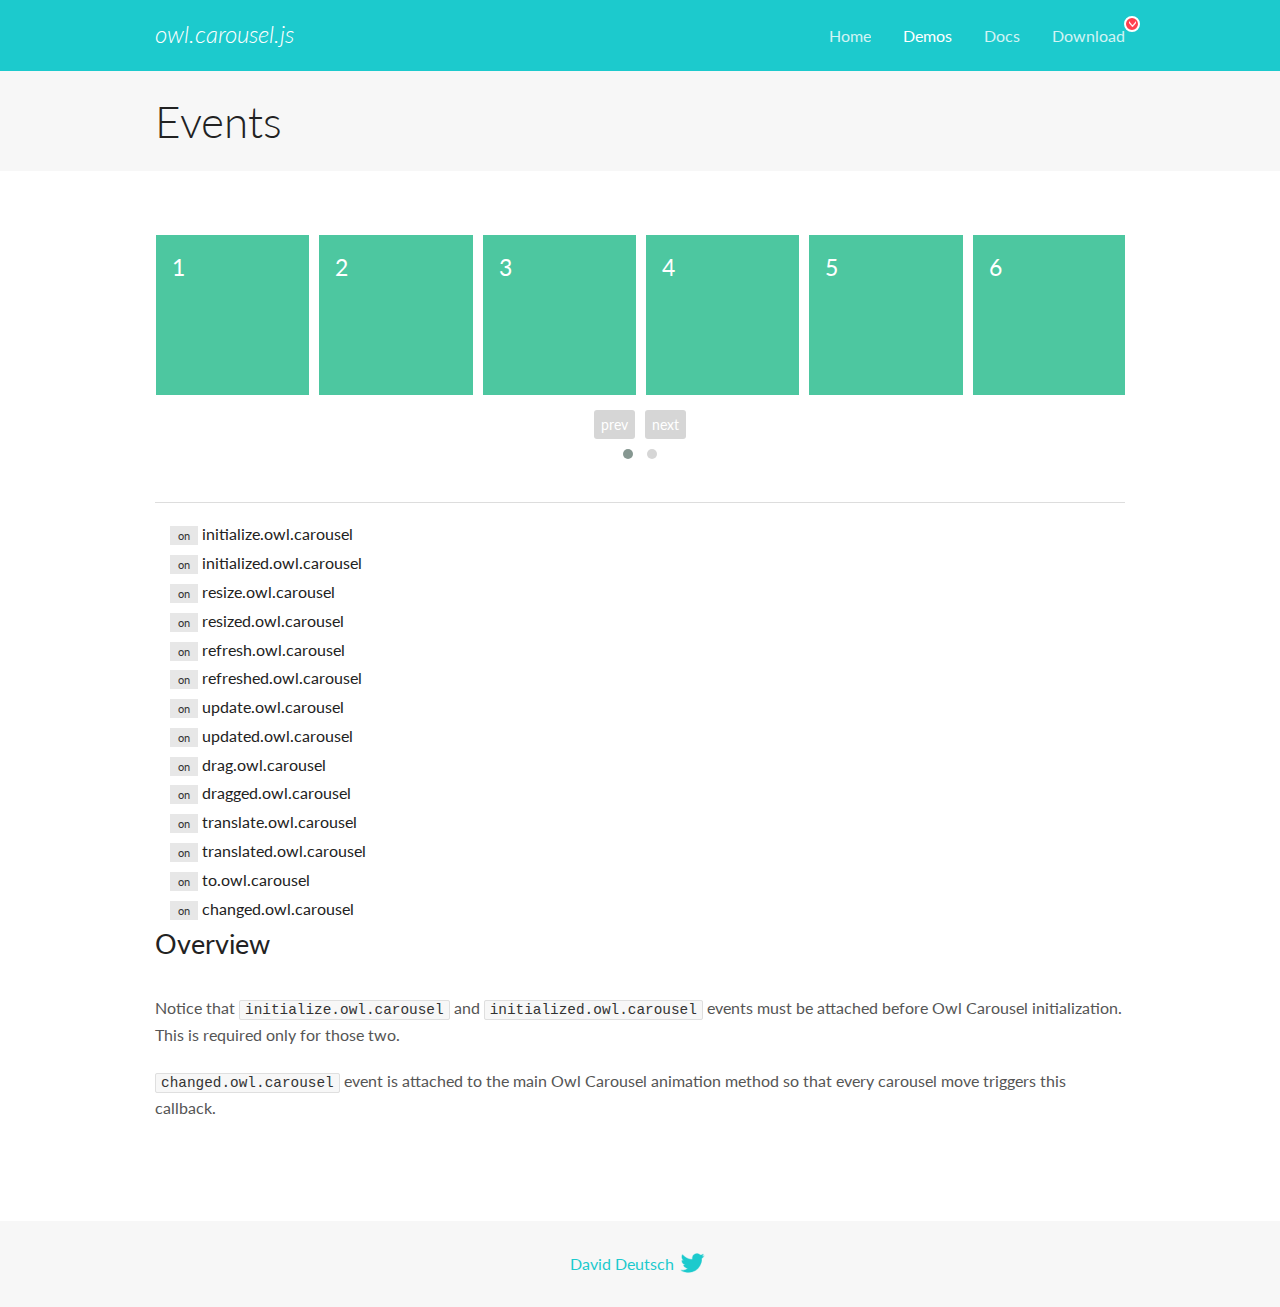
<file: OwlCarousel2-2.2.1/docs/demos/events.html>
<!DOCTYPE html>
<html lang="en">
  <head>

    <!-- head -->
    <meta charset="utf-8">
    <meta name="msapplication-tap-highlight" content="no" />
    <meta name="viewport" content="width=device-width, initial-scale=1.0" />
    <meta name="description" content="Events usage demo">
    <meta name="author" content="David Deutsch">
    <title>
      Events Demo | Owl Carousel | 2.2.1
    </title>

    <!-- Stylesheets -->
    <link href='https://fonts.googleapis.com/css?family=Lato:300,400,700,400italic,300italic' rel='stylesheet' type='text/css'>
    <link rel="stylesheet" href="../assets/css/docs.theme.min.css">

    <!-- Owl Stylesheets -->
    <link rel="stylesheet" href="../assets/owlcarousel/assets/owl.carousel.min.css">
    <link rel="stylesheet" href="../assets/owlcarousel/assets/owl.theme.default.min.css">

    <!-- HTML5 shim and Respond.js IE8 support of HTML5 elements and media queries -->

    <!--[if lt IE 9]>
      <script src="https://oss.maxcdn.com/libs/html5shiv/3.7.0/html5shiv.js"></script>
      <script src="https://oss.maxcdn.com/libs/respond.js/1.3.0/respond.min.js"></script>
    <![endif]-->

    <!-- Favicons -->
    <link rel="apple-touch-icon-precomposed" sizes="144x144" href="../assets/ico/apple-touch-icon-144-precomposed.png">
    <link rel="shortcut icon" href="../assets/ico/favicon.png">
    <link rel="shortcut icon" href="favicon.ico">

    <!-- Yeah i know js should not be in header. Its required for demos.-->

    <!-- javascript -->
    <script src="../assets/vendors/jquery.min.js"></script>
    <script src="../assets/owlcarousel/owl.carousel.js"></script>
  </head>
  <body>

    <!-- header -->
    <header class="header">
      <div class="row">
        <div class="large-12 columns">
          <div class="brand left">
            <h3>
              <a href="/OwlCarousel2/">owl.carousel.js</a> 
            </h3>
          </div>
          <a id="toggle-nav" class="right">
            <span></span> <span></span> <span></span> 
          </a> 
          <div class="nav-bar">
            <ul class="clearfix">
              <li> <a href="/OwlCarousel2/index.html">Home</a>  </li>
              <li class="active">
                <a href="/OwlCarousel2/demos/demos.html">Demos</a> 
              </li>
              <li> <a href="/OwlCarousel2/docs/started-welcome.html">Docs</a>  </li>
              <li>
                <a href="https://github.com/OwlCarousel2/OwlCarousel2/archive/2.2.1.zip">Download</a> 
                <span class="download"></span> 
              </li>
            </ul>
          </div>
        </div>
      </div>
    </header>

    <!-- title -->
    <section class="title">
      <div class="row">
        <div class="large-12 columns">
          <h1>Events</h1>
        </div>
      </div>
    </section>

    <!--  Demos -->
    <section id="demos">
      <div class="row">
        <div class="large-12 columns">
          <div class="owl-carousel owl-theme">
            <div class="item">
              <h4>1</h4>
            </div>
            <div class="item">
              <h4>2</h4>
            </div>
            <div class="item">
              <h4>3</h4>
            </div>
            <div class="item">
              <h4>4</h4>
            </div>
            <div class="item">
              <h4>5</h4>
            </div>
            <div class="item">
              <h4>6</h4>
            </div>
            <div class="item">
              <h4>7</h4>
            </div>
            <div class="item">
              <h4>8</h4>
            </div>
            <div class="item">
              <h4>9</h4>
            </div>
            <div class="item">
              <h4>10</h4>
            </div>
            <div class="item">
              <h4>11</h4>
            </div>
            <div class="item">
              <h4>12</h4>
            </div>
          </div>
          <hr>
          <div class="large-12 columns callbacks">
            <div><span class="label secondary initialize">on</span>  initialize.owl.carousel </div>
            <div><span class="label secondary initialized">on</span>  initialized.owl.carousel </div>
            <div><span class="label secondary resize">on</span>  resize.owl.carousel </div>
            <div><span class="label secondary resized">on</span>  resized.owl.carousel </div>
            <div><span class="label secondary refresh">on</span>  refresh.owl.carousel </div>
            <div><span class="label secondary refreshed">on</span>  refreshed.owl.carousel </div>
            <div><span class="label secondary update">on</span>  update.owl.carousel </div>
            <div><span class="label secondary updated">on</span>  updated.owl.carousel </div>
            <div><span class="label secondary drag">on</span>  drag.owl.carousel </div>
            <div><span class="label secondary dragged">on</span>  dragged.owl.carousel </div>
            <div><span class="label secondary translate">on</span>  translate.owl.carousel </div>
            <div><span class="label secondary translated">on</span>  translated.owl.carousel </div>
            <div><span class="label secondary to">on</span>  to.owl.carousel </div>
            <div><span class="label secondary changed">on</span>  changed.owl.carousel </div>
          </div>
          <h3 id="overview">Overview</h3>
          <p>Notice that <code>initialize.owl.carousel</code> and <code>initialized.owl.carousel</code> events must be attached before Owl Carousel initialization. This is required only for those two.</p>
          <p><code>changed.owl.carousel</code> event is attached to the main Owl Carousel animation method so that every carousel move triggers this callback.</p>
          <script>
            jQuery(document).ready(function($) {
              var owl = $('.owl-carousel');
              owl.on('initialize.owl.carousel initialized.owl.carousel ' +
                'initialize.owl.carousel initialize.owl.carousel ' +
                'resize.owl.carousel resized.owl.carousel ' +
                'refresh.owl.carousel refreshed.owl.carousel ' +
                'update.owl.carousel updated.owl.carousel ' +
                'drag.owl.carousel dragged.owl.carousel ' +
                'translate.owl.carousel translated.owl.carousel ' +
                'to.owl.carousel changed.owl.carousel',
                function(e) {
                  $('.' + e.type)
                    .removeClass('secondary')
                    .addClass('success');
                  window.setTimeout(function() {
                    $('.' + e.type)
                      .removeClass('success')
                      .addClass('secondary');
                  }, 500);
                });
              owl.owlCarousel({
                loop: true,
                nav: true,
                lazyLoad: true,
                margin: 10,
                video: true,
                responsive: {
                  0: {
                    items: 1
                  },
                  600: {
                    items: 3
                  },
                  960: {
                    items: 5,
                  },
                  1200: {
                    items: 6
                  }
                }
              });
            });
          </script>
        </div>
      </div>
    </section>

    <!-- footer -->
    <footer class="footer">
      <div class="row">
        <div class="large-12 columns">
          <h5>
            <a href="/OwlCarousel2/docs/support-contact.html">David Deutsch</a> 
            <a id="custom-tweet-button" href="https://twitter.com/share?url=https://github.com/OwlCarousel2/OwlCarousel2&text=Owl Carousel - This is so awesome! " target="_blank"></a> 
          </h5>
        </div>
      </div>
    </footer>

    <!-- vendors -->
    <script src="../assets/vendors/highlight.js"></script>
    <script src="../assets/js/app.js"></script>
  </body>
</html>
</file>
<file: css/style.css>
body{
	background-image:url("../img/bg.jpg");
	background-attachment:fixed;
	margin:0;
}
p{
	color:rgb(80,80,80);
}
label{
	color:rgb(80,80,80);
	font-size:13px;
}
button{
	background-color:rgb(180,180,180);
	color:white;
	border-radius:4px;
	border:none;
	font-size:16px;
	padding:10px;
	transition-property: background-color;
	transition-duration: 200ms;
}
button:hover{
	background-color:rgb(80,80,80);
}
hr{
	width:40%;
	border:0;
	border-top:solid rgb(130,130,130) 1px;
}
header{
	display:block;
	text-align:center;
	color:white;
	margin-bottom:30px;
}
header p{
	font-size:20px;
	font-weight:normal;
	margin-top:0;
}
header h1{
	margin-bottom:0;
	font-size: 60px;
	font-weight:700;
}
ul{
	display:inline;
	width:100%;
	list-style:none;
}
nav{
	background-color:white;
	opacity:0.9;
	text-align:center;
	padding:30px;
}
div::after,nav::after{
	content:"";
	display:block;
	clear:both;
	height:both;
}
nav li{
	display:inline;
	margin:0;
	padding:20px;
}
nav span{
	display:none;
	font-size:25px;
}
nav button{
	display:none;
}
a,a:active,a:visited{
	text-decoration:none;
	color:rgb(130,130,130);
}
a:hover{
	color:rgb(80,80,80);
}
input{
	box-sizing:border-box;
	width:100%;
}
div{
	background:rgba(255,255,255,0.9);
}
footer{
	color:rgb(80,80,80);
	box-sizing:border-box;
	text-align:center;
	padding:20px;
	position:absolute;
	width:100%;
	background-color:white;
	opacity:0.9;
}
div.cont{
	padding:30px;
	margin:auto;
	margin-top:30px;
	margin-bottom:30px;
	width:70%;
	max-width:1000px;
}
div.input{
	box-sizing:border-box;
	background-color:rgba(255,255,255,0);
	display:inline-block;
	width:30%;
	margin:1%;
	padding:0;
}
div.title{
	text-align:center;
	font-size:20px;
	background:rgba(255,255,255,0);
}
div.blog{
	color:white;
	background-color:rgba(0,0,0,0.7);
	background-image:url("../img/slide-1.jpg");
	background-repeat:no-repeat;
	background-size:100% 100%;
	height:500px;
}
div.image-with-cap{
	box-sizing:border-box;
	margin:1%;
	width:30%;
	text-align:center;
	font-size:18px;
	border-radius:2px;
	float:left;
}
.image-with-cap img{
	width:100%;
}
.cont img{
	max-width:100%;
}
.veil{
	box-sizing:border-box;
	padding:20px;
	width:100%;
	height:100%;
	background-color:rgba(0,0,0,0.7);
}
#menu-panel{
	display:none;
}
#menu-panel li{
	padding-top:10px;
	padding-bottom:10px;
}
#carousel{
	text-align:center;
}
#msg-div{
	width:100%;
	height:200px;
}
#Message{
	height:95%;
}
.owl-carousel,.owl-dots, .owl-nav, .owl-dot{
	background: rgba(255,255,255,0);
}
@media screen and (max-width:1000px){
	header, nav ul{
		display:none;
	}
	nav{
		padding:10px;
		text-align:left;
	}
	nav span{
		display:inline;
		margin-left:10%;
		color:black;
	}
	nav button{
		display:inline;
		float:right;
		background-color:white;
		opacity:0.9;
		color:rgb(130,130,130);
		border:solid rgb(180,180,180) 1px;
		border-radius:5px;
		padding:5px 10px 5px 10px;
		margin-right:20%;
	}
	div.cont{
		padding:15px;
		width:80%;
	}
}
@media screen and (max-width:800px){
	div.image-with-cap{
		width:100%;
		margin:auto;
		margin-top:30px;
	}
	div.input{
		width:100%;
		margin:auto;
		margin-top:30px;
	}
}
@media screen and (max-width:500px){
	div.cont{
		width:90%;
		padding:5px;
	}
}
</file>
